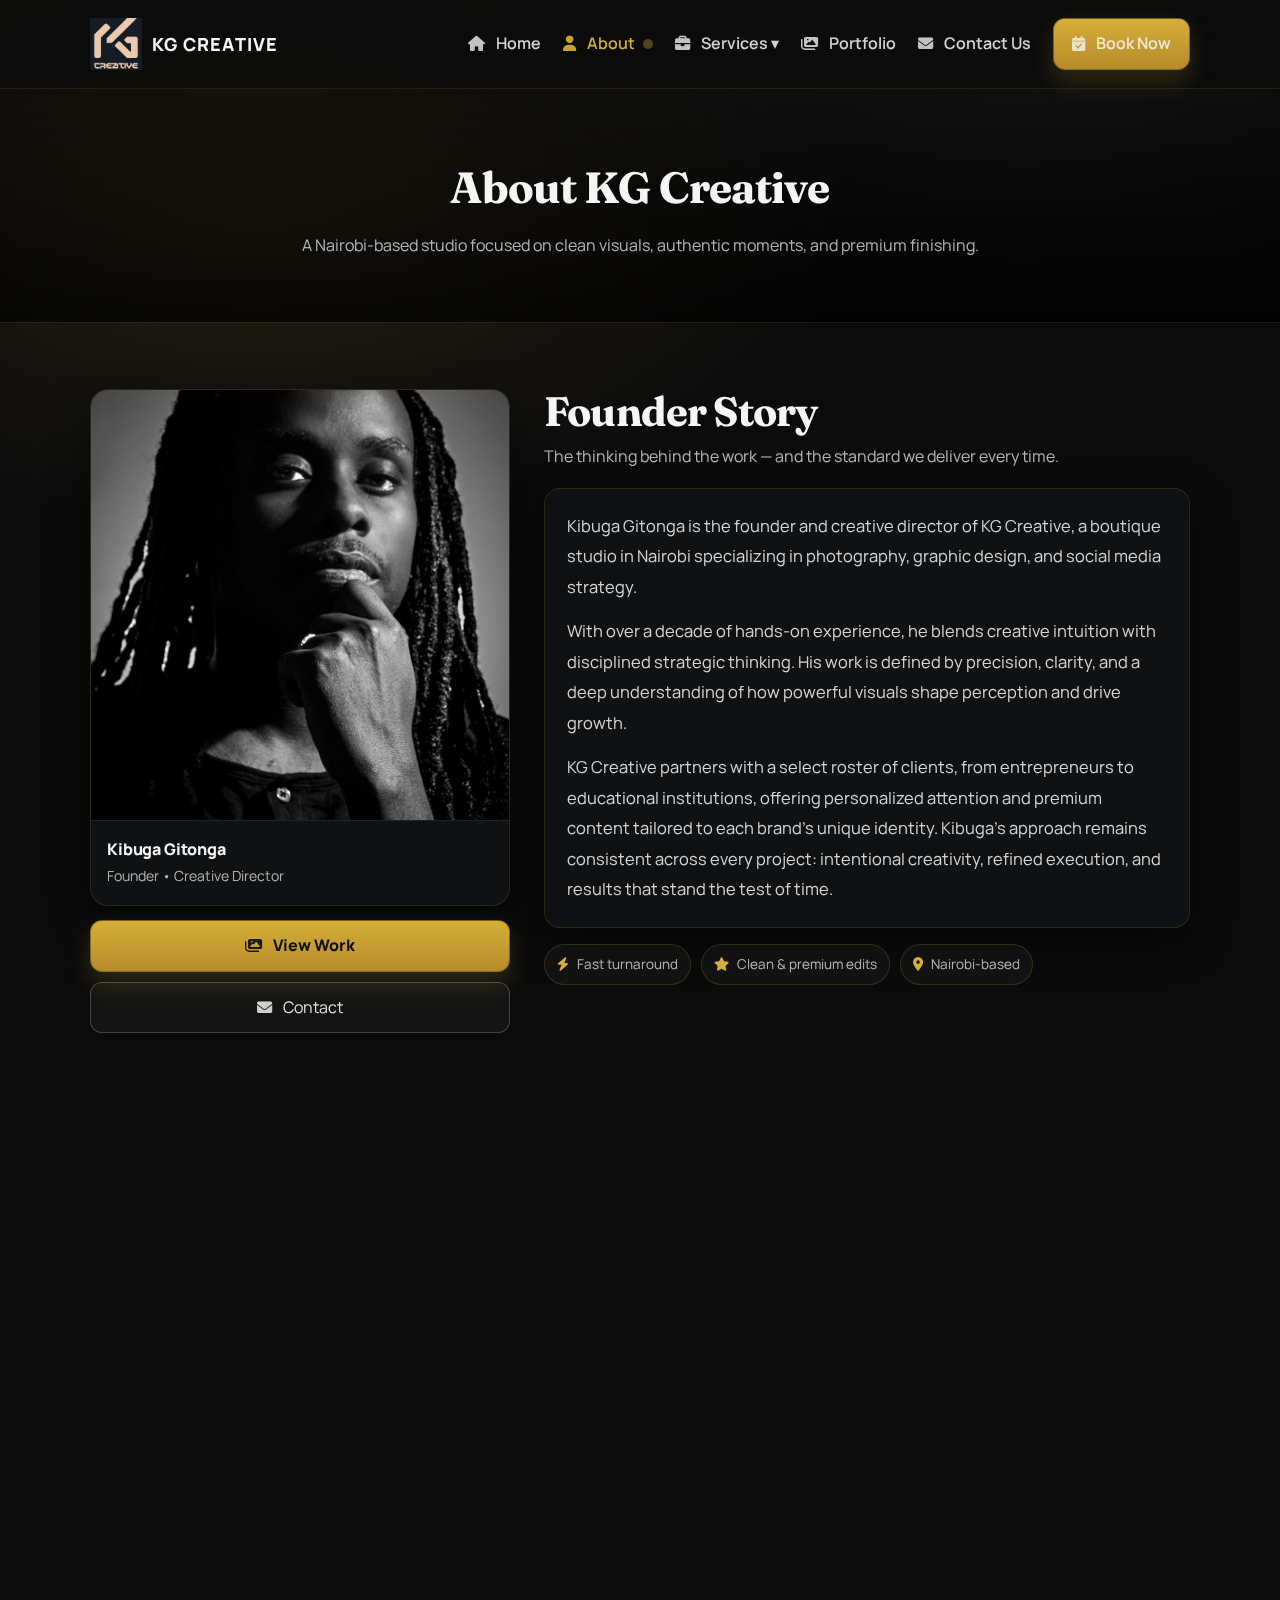
<file: about.html>
<!DOCTYPE html>
<html lang="en">
<head>
  <meta charset="UTF-8" />
  <title>About | KG Creative</title>
  <meta name="viewport" content="width=device-width, initial-scale=1.0" />
  <link rel="stylesheet" href="css/style.css" />

  <!-- Fonts -->
  <link rel="preconnect" href="https://fonts.googleapis.com" />
  <link rel="preconnect" href="https://fonts.gstatic.com" crossorigin />
  <link
    href="https://fonts.googleapis.com/css2?family=Manrope:wght@400;500;600;700&family=Fraunces:opsz,wght@9..144,600;9..144,700&display=swap"
    rel="stylesheet"
  />

  <!-- Font Awesome -->
  <link
    rel="stylesheet"
    href="https://cdnjs.cloudflare.com/ajax/libs/font-awesome/6.5.1/css/all.min.css"
    integrity="sha512-..."
    crossorigin="anonymous"
    referrerpolicy="no-referrer"
  />
</head>

<body id="top">
  <!-- Page Loader -->
  <div id="pageLoader" class="page-loader" aria-label="Loading" role="status">
    <div class="loader-inner">
      <img src="images/logo.jpg" alt="KG Creative" class="loader-logo" />
      <div class="loader-dots" aria-hidden="true">
        <span></span><span></span><span></span>
      </div>
    </div>
  </div>

  <!-- NAVBAR -->
  <header class="navbar">
    <div class="container">
      <a href="index.html" class="logo" aria-label="KG Creative Home">
        <img src="images/logo.jpg" alt="KG Creative Logo" />
        <span>KG Creative</span>
      </a>

      <button class="nav-toggle" aria-label="Open menu" aria-expanded="false">
        <i class="fa-solid fa-bars"></i>
      </button>

      <nav id="site-nav" aria-label="Primary navigation">
        <ul>
          <li><a class="nav-link" href="index.html"><i class="fa-solid fa-house"></i> Home</a></li>
          <li><a class="nav-link active" href="about.html"><i class="fa-solid fa-user"></i> About</a></li>

          <li class="dropdown">
            <a class="nav-link" href="services.html"><i class="fa-solid fa-briefcase"></i> Services ▾</a>
            <ul class="dropdown-menu">
              <li><a href="photography.html"><i class="fa-solid fa-camera"></i> Photography</a></li>
              <li><a href="design.html"><i class="fa-solid fa-pen-nib"></i> Graphic Design</a></li>
              <li><a href="social.html"><i class="fa-solid fa-hashtag"></i> Social Media Management</a></li>
            </ul>
          </li>

          <li><a class="nav-link" href="portfolio.html"><i class="fa-solid fa-images"></i> Portfolio</a></li>
          <li><a class="nav-link" href="contact.html"><i class="fa-solid fa-envelope"></i> Contact Us</a></li>
          <li><a href="book.html" class="btn-primary"><i class="fa-solid fa-calendar-check"></i> Book Now</a></li>
        </ul>
      </nav>
    </div>
  </header>

  <section class="page-hero reveal">
    <div class="container">
      <h1>About KG Creative</h1>
      <p class="page-subtitle">
        A Nairobi-based studio focused on clean visuals, authentic moments, and premium finishing.
      </p>
    </div>
  </section>

  <!-- ✅ FIX: only ONE about-page section (no duplicates, no broken nesting) -->
  <section class="container reveal about-page" style="padding-top: 56px;">
    <!-- Top layout: Portrait + Founder story side-by-side -->
    <div class="about-top reveal">
      <!-- LEFT: Portrait + buttons under -->
      <aside class="about-left">
        <figure class="portrait-card portrait-lg">
          <img src="images/eric1.jpg" alt="Kibuga Gitonga — Founder of KG Creative" />
          <figcaption>
            <span class="name">Kibuga Gitonga</span>
            <span class="role">Founder • Creative Director</span>
          </figcaption>
        </figure>

        <div class="profile-actions">
          <a href="portfolio.html" class="btn-primary">
            <i class="fa-solid fa-images"></i> View Work
          </a>
          <a href="contact.html" class="btn-secondary">
            <i class="fa-solid fa-envelope"></i> Contact
          </a>
        </div>
      </aside>

      <!-- RIGHT: Founder story -->
      <div class="about-right">
        <h2 class="about-title">Founder Story</h2>
        <p class="about-lead">
          The thinking behind the work — and the standard we deliver every time.
        </p>

        <div class="about-card about-story">
          <p>
            Kibuga Gitonga is the founder and creative director of KG Creative, a boutique studio in Nairobi specializing
            in photography, graphic design, and social media strategy.
          </p>
          <p>
            With over a decade of hands-on experience, he blends creative intuition with disciplined strategic thinking.
            His work is defined by precision, clarity, and a deep understanding of how powerful visuals shape perception
            and drive growth.
          </p>
          <p>
            KG Creative partners with a select roster of clients, from entrepreneurs to educational institutions, offering
            personalized attention and premium content tailored to each brand’s unique identity. Kibuga’s approach remains
            consistent across every project: intentional creativity, refined execution, and results that stand the test of time.
          </p>
        </div>

        <div class="about-mini">
          <div class="pill"><i class="fa-solid fa-bolt"></i> Fast turnaround</div>
          <div class="pill"><i class="fa-solid fa-star"></i> Clean & premium edits</div>
          <div class="pill"><i class="fa-solid fa-location-dot"></i> Nairobi-based</div>
        </div>
      </div>
    </div>

    <!-- Mission & Vision -->
    <section class="about-block reveal">
      <div class="mv-grid">
        <div class="mv-icon" aria-hidden="true">
          <i class="fa-solid fa-bullseye"></i>
        </div>

        <div class="mv-content">
          <h2>Mission & Vision</h2>

          <div class="mv-cards">
            <div class="mv-card">
              <h3>Mission</h3>
              <p class="muted">
                To create premium visuals that help people and brands show up with confidence — through clean photography,
                refined design, and content that’s built for real-world results.
              </p>
            </div>

            <div class="mv-card">
              <h3>Vision</h3>
              <p class="muted">
                To be Nairobi’s most trusted boutique creative studio — known for precision, consistency, and visuals that
                elevate brands, preserve moments, and stand the test of time.
              </p>
            </div>
          </div>

          <div class="about-actions" style="justify-content:flex-start;">
            <a href="portfolio.html" class="btn-primary"><i class="fa-solid fa-images"></i> View Work</a>
          </div>
        </div>
      </div>
    </section>
  </section>

  <!-- Footer -->
  <footer class="site-footer reveal">
    <div class="container footer-grid">
      <div class="footer-col">
        <p class="footer-brand">KG Creative</p>
        <p class="footer-muted">
          Premium photography & design studio based in Nairobi. Clean visuals, authentic moments,
          and brand-ready delivery.
        </p>

        <div class="footer-badges" aria-label="Studio highlights">
          <span class="footer-badge">Fast turnaround</span>
          <span class="footer-badge">Premium edits</span>
          <span class="footer-badge">Nairobi-based</span>
          <span class="footer-badge">Photo + Design</span>
        </div>

        <div class="footer-social" style="margin-top:16px;">
          <a class="social-link" href="https://www.instagram.com/itskgcreative?igsh=dWNmcDJubTlpMTM2" target="_blank" rel="noopener" aria-label="Instagram">
            <i class="fa-brands fa-instagram"></i>
          </a>
          <a class="social-link" href="https://www.tiktok.com/@itskgcreative?_r=1&_t=ZS-944RplkvNLN" target="_blank" rel="noopener" aria-label="TikTok">
            <i class="fa-brands fa-tiktok"></i>
          </a>
          <a class="social-link" href="https://www.facebook.com/share/1CFgZYMUWt/" target="_blank" rel="noopener" aria-label="Facebook">
            <i class="fa-brands fa-facebook-f"></i>
          </a>
          <a class="social-link" href="mailto:itskgcreative@gmail.com" aria-label="Email">
            <i class="fa-solid fa-envelope"></i>
          </a>
        </div>
      </div>

      <div class="footer-col">
        <p class="footer-title">Quick Links</p>
        <ul class="footer-links">
          <li><a href="index.html">Home</a></li>
          <li><a href="portfolio.html">Portfolio</a></li>
          <li><a href="services.html">Services</a></li>
          <li><a href="about.html">About</a></li>
          <li><a href="book.html">Book a Session</a></li>
          <li><a href="index.html#reviews">Reviews</a></li>
          <li><a href="contact.html">Contact</a></li>
        </ul>
      </div>

      <div class="footer-col">
        <p class="footer-title">Services</p>
        <ul class="footer-links">
          <li><a href="photography.html">Photography</a></li>
          <li><a href="design.html">Graphic Design</a></li>
          <li><a href="social.html">Social Media Management</a></li>
        </ul>
      </div>

      <div class="footer-col">
        <p class="footer-title">Contact</p>
        <ul class="footer-contact">
          <li>
            <i class="fa-solid fa-location-dot"></i>
            <span>Nairobi, Kenya</span>
          </li>
          <li>
            <i class="fa-solid fa-phone"></i>
            <a href="tel:+254713482813">+254 713 482 813</a>
          </li>
          <li>
            <i class="fa-solid fa-envelope"></i>
            <a href="mailto:itskgcreative@gmail.com">itskgcreative@gmail.com</a>
          </li>
          <li>
            <i class="fa-brands fa-whatsapp"></i>
            <a href="https://wa.me/254713482813" target="_blank" rel="noopener">WhatsApp</a>
          </li>
        </ul>

        <a class="footer-cta" href="book.html">
          <i class="fa-solid fa-calendar-check"></i> Book Now
        </a>
      </div>
    </div>

    <div class="footer-bottom">
      <div class="container footer-bottom-inner">
        <p>© 2026 KG Creative • Nairobi, Kenya</p>
        <a class="to-top" href="#top" aria-label="Back to top">
          Back to top <i class="fa-solid fa-arrow-up"></i>
        </a>
      </div>
    </div>
  </footer>

  <div class="social-float" aria-label="Social links">
    <!-- paste your same floating socials from index.html -->
  </div>

  <script src="js/main.js" defer></script>

  <!-- ✅ Failsafe: if main.js loader hide fails, this guarantees the page shows -->
  <script>
    window.addEventListener("load", () => {
      const loader = document.getElementById("pageLoader");
      if (loader) loader.classList.add("hidden");
    });
  </script>
</body>
</html>
</file>
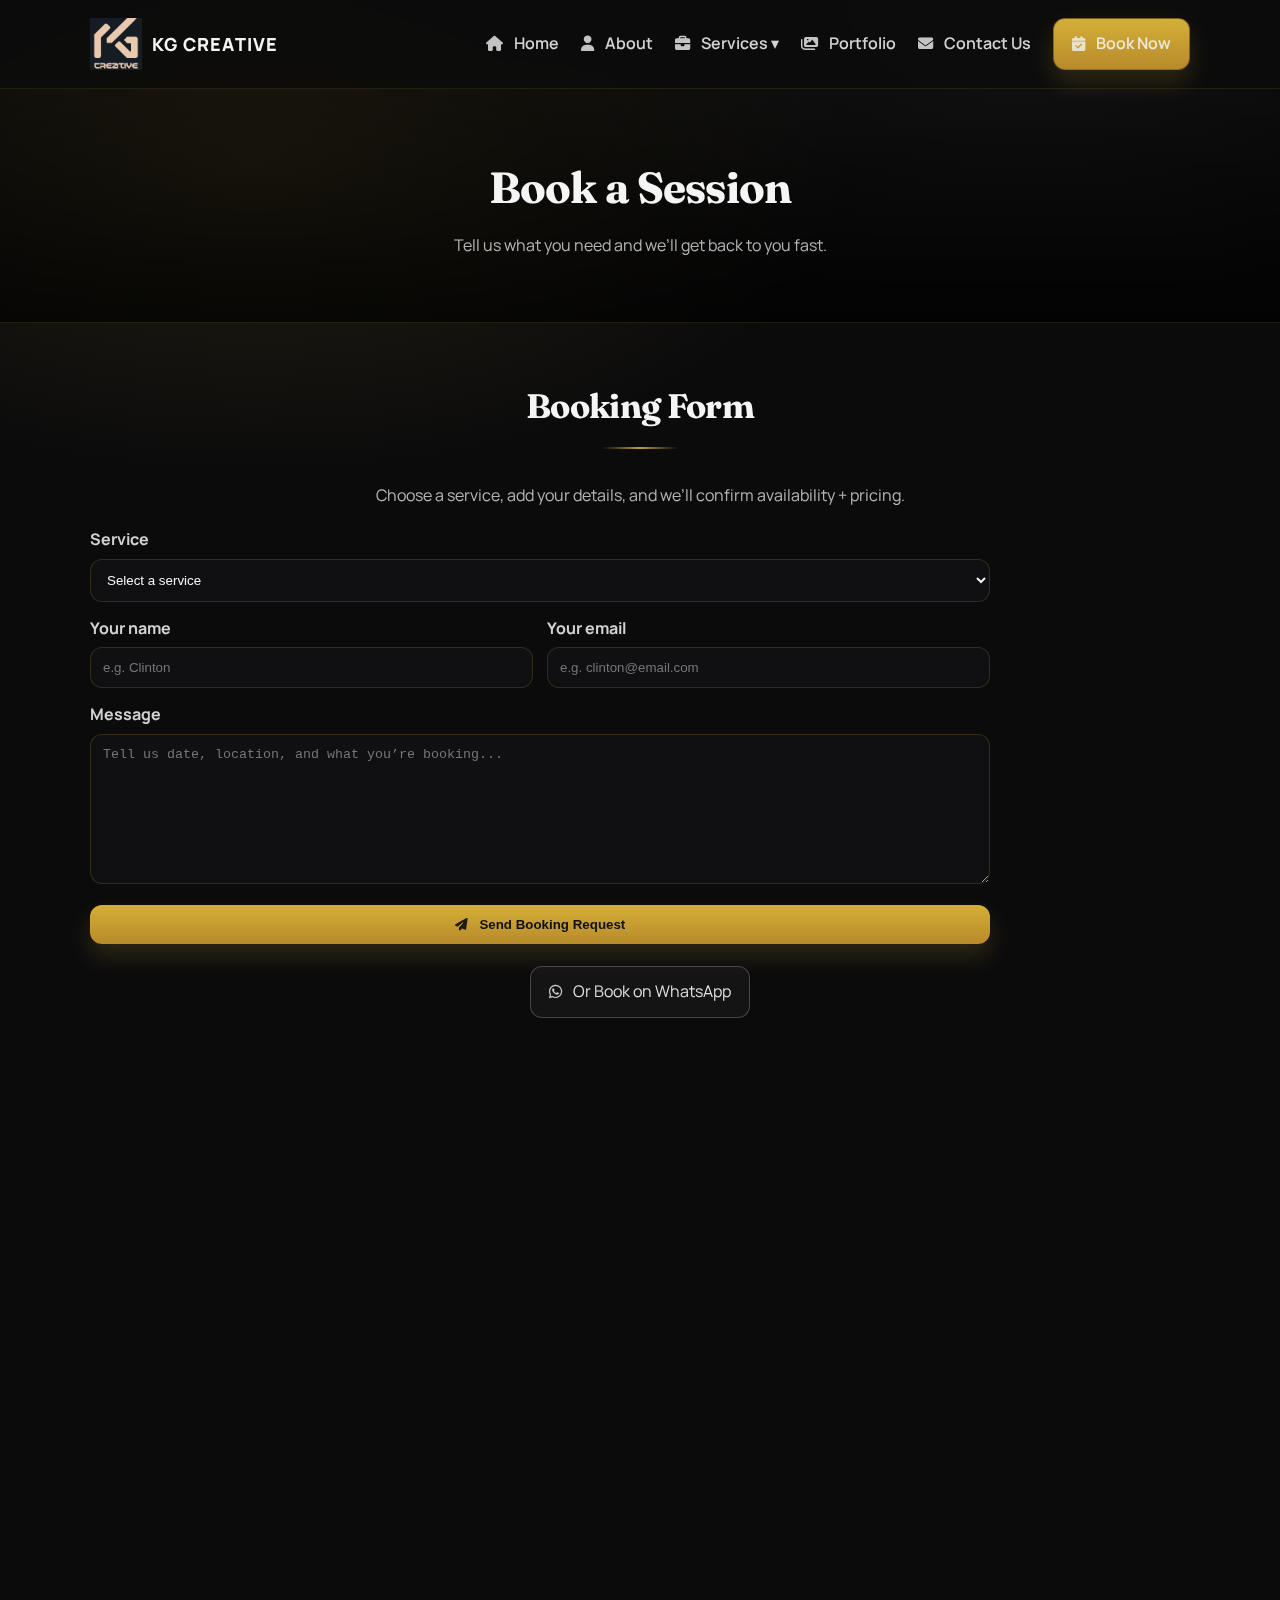
<file: book.html>
<!DOCTYPE html>
<html lang="en">
<head>
  <meta charset="UTF-8" />
  <title>Book Now | KG Creative</title>
  <meta name="viewport" content="width=device-width, initial-scale=1.0" />

  <link rel="stylesheet" href="css/style.css" />

  <link rel="preconnect" href="https://fonts.googleapis.com" />
  <link rel="preconnect" href="https://fonts.gstatic.com" crossorigin />
  <link
    href="https://fonts.googleapis.com/css2?family=Manrope:wght@400;500;600;700&family=Fraunces:opsz,wght@9..144,600;9..144,700&display=swap"
    rel="stylesheet"
  />

  <link
    rel="stylesheet"
    href="https://cdnjs.cloudflare.com/ajax/libs/font-awesome/6.5.1/css/all.min.css"
    integrity="sha512-..."
    crossorigin="anonymous"
    referrerpolicy="no-referrer"
  />
</head>

<body id="top">
<!-- Page Loader -->
<div id="pageLoader" class="page-loader" aria-label="Loading" role="status">
  <div class="loader-inner">
    <img src="images/logo.jpg" alt="KG Creative" class="loader-logo" />
    <div class="loader-dots" aria-hidden="true">
      <span></span><span></span><span></span>
    </div>
  </div>
</div>
  <header class="navbar">
    <div class="container">
      <a href="index.html" class="logo" aria-label="KG Creative Home">
        <img src="images/logo.jpg" alt="KG Creative Logo" />
        <span>KG Creative</span>
      </a>

      <button class="nav-toggle" aria-label="Open menu" aria-expanded="false">
        <i class="fa-solid fa-bars"></i>
      </button>

      <nav id="site-nav" aria-label="Primary navigation">
        <ul>
          <li><a class="nav-link" href="index.html"><i class="fa-solid fa-house"></i> Home</a></li>
          <li><a class="nav-link" href="about.html"><i class="fa-solid fa-user"></i> About</a></li>

          <li class="dropdown">
            <a class="nav-link" href="services.html"><i class="fa-solid fa-briefcase"></i> Services ▾</a>
            <ul class="dropdown-menu">
              <li><a href="photography.html"><i class="fa-solid fa-camera"></i> Photography</a></li>
              <li><a href="design.html"><i class="fa-solid fa-pen-nib"></i> Graphic Design</a></li>
              <li><a href="social.html"><i class="fa-solid fa-hashtag"></i> Social Media Management</a></li>
            </ul>
          </li>

          <li><a class="nav-link" href="portfolio.html"><i class="fa-solid fa-images"></i> Portfolio</a></li>
          <li><a class="nav-link" href="contact.html"><i class="fa-solid fa-envelope"></i> Contact Us</a></li>
          <li><a href="book.html" class="btn-primary"><i class="fa-solid fa-calendar-check"></i> Book Now</a></li>
        </ul>
      </nav>
    </div>
  </header>

  <section class="page-hero reveal">
    <div class="container">
      <h1>Book a Session</h1>
      <p class="page-subtitle">Tell us what you need and we’ll get back to you fast.</p>
    </div>
  </section>

  <section class="contact-page container reveal">
    <h2 class="section-title">Booking Form</h2>
    <p class="muted" style="text-align:center; max-width: 70ch; margin: 0 auto;">
      Choose a service, add your details, and we’ll confirm availability + pricing.
    </p>

    <form>
      <div class="full">
        <label for="service">Service</label>
        <select id="service" name="service" required>
          <option value="" selected disabled>Select a service</option>
          <option value="Photography">Photography</option>
          <option value="Graphic Design">Graphic Design</option>
          <option value="Social Media Management">Social Media Management</option>
        </select>
      </div>

      <div>
        <label for="name">Your name</label>
        <input type="text" id="name" name="name" placeholder="e.g. Clinton" required />
      </div>

      <div>
        <label for="email">Your email</label>
        <input type="email" id="email" name="email" placeholder="e.g. clinton@email.com" required />
      </div>

      <div class="full">
        <label for="message">Message</label>
        <textarea id="message" name="message" placeholder="Tell us date, location, and what you’re booking..." required></textarea>
      </div>

      <button type="submit" class="btn-primary">
        <i class="fa-solid fa-paper-plane"></i> Send Booking Request
      </button>
    </form>

    <div class="center">
      <a class="btn-secondary" href="https://wa.me/254713482813" target="_blank" rel="noopener">
        <i class="fa-brands fa-whatsapp"></i> Or Book on WhatsApp
      </a>
    </div>
  </section>

  <!-- Footer (upgraded) -->
    <footer class="site-footer reveal">
      <div class="container footer-grid">
        <div class="footer-col">
          <p class="footer-brand">KG Creative</p>
          <p class="footer-muted">
            Premium photography & design studio based in Nairobi. Clean visuals, authentic moments,
            and brand-ready delivery.
          </p>

          <div class="footer-badges" aria-label="Studio highlights">
            <span class="footer-badge">Fast turnaround</span>
            <span class="footer-badge">Premium edits</span>
            <span class="footer-badge">Nairobi-based</span>
            <span class="footer-badge">Photo + Design</span>
          </div>

          <div class="footer-social" style="margin-top:16px;">
            <a class="social-link" href="https://www.instagram.com/itskgcreative?igsh=dWNmcDJubTlpMTM2" target="_blank" rel="noopener" aria-label="Instagram">
              <i class="fa-brands fa-instagram"></i>
            </a>
            <a class="social-link" href="https://www.tiktok.com/@itskgcreative?_r=1&_t=ZS-944RplkvNLN" target="_blank" rel="noopener" aria-label="TikTok">
              <i class="fa-brands fa-tiktok"></i>
            </a>
            <a class="social-link" href="https://www.facebook.com/share/1CFgZYMUWt/" target="_blank" rel="noopener" aria-label="Facebook">
              <i class="fa-brands fa-facebook-f"></i>
            </a>
            <a class="social-link" href="mailto:itskgcreative@gmail.com" aria-label="Email">
              <i class="fa-solid fa-envelope"></i>
            </a>
          </div>
        </div>

        <div class="footer-col">
          <p class="footer-title">Quick Links</p>
          <ul class="footer-links">
            <li><a href="index.html">Home</a></li>
            <li><a href="portfolio.html">Portfolio</a></li>
            <li><a href="services.html">Services</a></li>
            <li><a href="about.html">About</a></li>
            <li><a href="book.html">Book a Session</a></li>
            <li><a href="index.html#reviews">Reviews</a></li>
            <li><a href="contact.html">Contact</a></li>
          </ul>
        </div>

        <div class="footer-col">
          <p class="footer-title">Services</p>
          <ul class="footer-links">
            <li><a href="photography.html">Photography</a></li>
            <li><a href="design.html">Graphic Design</a></li>
            <li><a href="social.html">Social Media Management</a></li>
          </ul>
        </div>

        <div class="footer-col">
          <p class="footer-title">Contact</p>
          <ul class="footer-contact">
            <li>
              <i class="fa-solid fa-location-dot"></i>
              <span>Nairobi, Kenya</span>
            </li>
            <li>
              <i class="fa-solid fa-phone"></i>
              <a href="tel:+254713482813">+254 713 482 813</a>
            </li>
            <li>
              <i class="fa-solid fa-envelope"></i>
              <a href="mailto:itskgcreative@gmail.com">itskgcreative@gmail.com</a>
            </li>
            <li>
              <i class="fa-brands fa-whatsapp"></i>
              <a href="https://wa.me/254713482813" target="_blank" rel="noopener">WhatsApp</a>
            </li>
          </ul>

          <a class="footer-cta" href="book.html">
            <i class="fa-solid fa-calendar-check"></i> Book Now
          </a>
        </div>
      </div>

      <div class="footer-bottom">
        <div class="container footer-bottom-inner">
          <p>© 2026 KG Creative • Nairobi, Kenya</p>
          <a class="to-top" href="#top" aria-label="Back to top">
            Back to top <i class="fa-solid fa-arrow-up"></i>
          </a>
        </div>
      </div>
    </footer>

  <div class="social-float" aria-label="Social links">
    <!-- paste your same floating socials from index.html -->
  </div>

  <script src="js/main.js" defer></script>
</body>
</html>
</file>
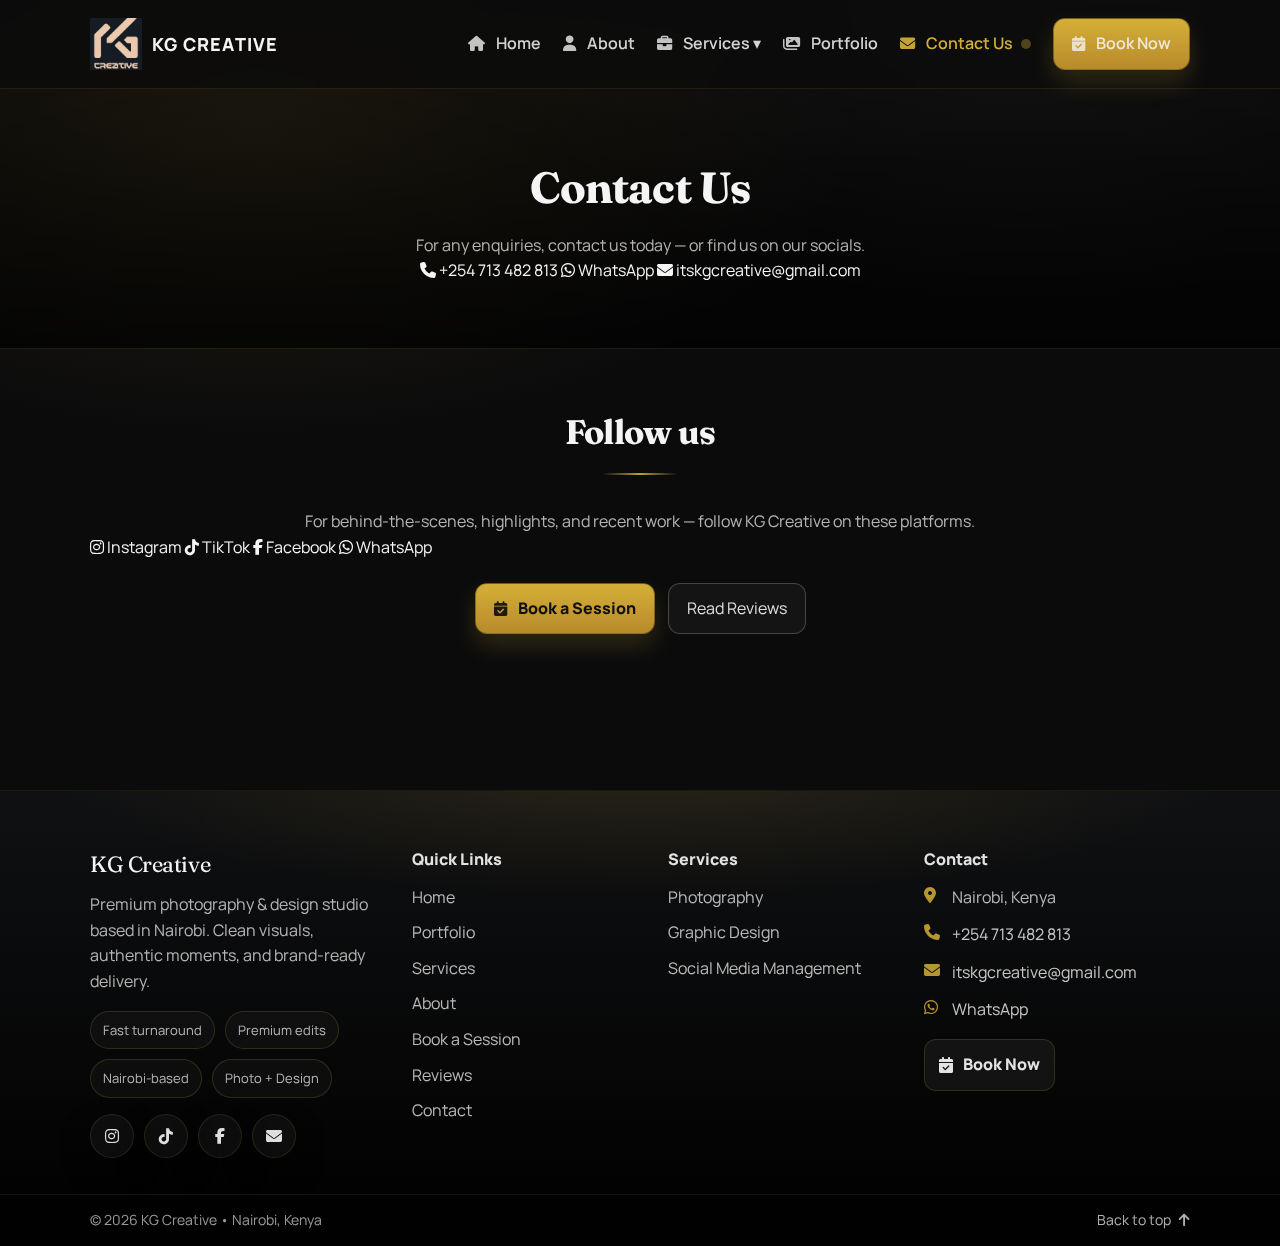
<file: contact.html>
<!DOCTYPE html>
<html lang="en">
<head>
  <meta charset="UTF-8" />
  <title>Contact | KG Creative</title>
  <meta name="viewport" content="width=device-width, initial-scale=1.0" />

  <link rel="stylesheet" href="css/style.css" />

  <!-- Fonts -->
  <link rel="preconnect" href="https://fonts.googleapis.com" />
  <link rel="preconnect" href="https://fonts.gstatic.com" crossorigin />
  <link
    href="https://fonts.googleapis.com/css2?family=Manrope:wght@400;500;600;700&family=Fraunces:opsz,wght@9..144,600;9..144,700&display=swap"
    rel="stylesheet"
  />

  <!-- Font Awesome -->
  <link
    rel="stylesheet"
    href="https://cdnjs.cloudflare.com/ajax/libs/font-awesome/6.5.1/css/all.min.css"
    integrity="sha512-..."
    crossorigin="anonymous"
    referrerpolicy="no-referrer"
  />
</head>

<body id="top">
<!-- Page Loader -->
<div id="pageLoader" class="page-loader" aria-label="Loading" role="status">
  <div class="loader-inner">
    <img src="images/logo.jpg" alt="KG Creative" class="loader-logo" />
    <div class="loader-dots" aria-hidden="true">
      <span></span><span></span><span></span>
    </div>
  </div>
</div>
  <!-- NAVBAR -->
  <header class="navbar">
    <div class="container">
      <a href="index.html" class="logo" aria-label="KG Creative Home">
        <img src="images/logo.jpg" alt="KG Creative Logo" />
        <span>KG Creative</span>
      </a>

      <button class="nav-toggle" aria-label="Open menu" aria-expanded="false">
        <i class="fa-solid fa-bars"></i>
      </button>

      <nav id="site-nav" aria-label="Primary navigation">
        <ul>
          <li><a class="nav-link" href="index.html"><i class="fa-solid fa-house"></i> Home</a></li>
          <li><a class="nav-link" href="about.html"><i class="fa-solid fa-user"></i> About</a></li>

          <li class="dropdown">
            <a class="nav-link" href="services.html"><i class="fa-solid fa-briefcase"></i> Services ▾</a>
            <ul class="dropdown-menu">
              <li><a href="photography.html"><i class="fa-solid fa-camera"></i> Photography</a></li>
              <li><a href="design.html"><i class="fa-solid fa-pen-nib"></i> Graphic Design</a></li>
              <li><a href="social.html"><i class="fa-solid fa-hashtag"></i> Social Media Management</a></li>
            </ul>
          </li>

          <li><a class="nav-link" href="portfolio.html"><i class="fa-solid fa-images"></i> Portfolio</a></li>
          <li><a class="nav-link active" href="contact.html"><i class="fa-solid fa-envelope"></i> Contact Us</a></li>
          <li><a href="book.html" class="btn-primary"><i class="fa-solid fa-calendar-check"></i> Book Now</a></li>
        </ul>
      </nav>
    </div>
  </header>

  <!-- PAGE HERO -->
  <section class="page-hero reveal">
    <div class="container">
      <h1>Contact Us</h1>
      <p class="page-subtitle">
        For any enquiries, contact us today — or find us on our socials.
      </p>

      <div class="contact-quick">
        <a class="contact-chip" href="tel:+254713482813" aria-label="Call KG Creative">
          <i class="fa-solid fa-phone"></i>
          <span>+254 713 482 813</span>
        </a>

        <a class="contact-chip" href="https://wa.me/254713482813" target="_blank" rel="noopener" aria-label="Chat on WhatsApp">
          <i class="fa-brands fa-whatsapp"></i>
          <span>WhatsApp</span>
        </a>

        <a class="contact-chip" href="mailto:itskgcreative@gmail.com" aria-label="Email KG Creative">
          <i class="fa-solid fa-envelope"></i>
          <span>itskgcreative@gmail.com</span>
        </a>
      </div>
    </div>
  </section>

  <!-- FOLLOW US -->
  <section class="contact-page container reveal">
    <h2 class="section-title">Follow us</h2>

    <p class="muted" style="text-align:center; max-width: 70ch; margin: 0 auto;">
      For behind-the-scenes, highlights, and recent work — follow KG Creative on these platforms.
    </p>

    <div class="social-big" aria-label="Social links">
      <a class="social-big-link" href="https://www.instagram.com/itskgcreative?igsh=dWNmcDJubTlpMTM2" target="_blank" rel="noopener" aria-label="Instagram">
        <i class="fa-brands fa-instagram"></i>
        <span>Instagram</span>
      </a>

      <a class="social-big-link" href="https://www.tiktok.com/@itskgcreative?_r=1&_t=ZS-944RplkvNLN" target="_blank" rel="noopener" aria-label="TikTok">
        <i class="fa-brands fa-tiktok"></i>
        <span>TikTok</span>
      </a>

      <a class="social-big-link" href="https://www.facebook.com/share/1CFgZYMUWt/" target="_blank" rel="noopener" aria-label="Facebook">
        <i class="fa-brands fa-facebook-f"></i>
        <span>Facebook</span>
      </a>

      <a class="social-big-link" href="https://wa.me/254713482813" target="_blank" rel="noopener" aria-label="WhatsApp">
        <i class="fa-brands fa-whatsapp"></i>
        <span>WhatsApp</span>
      </a>
    </div>

    <div class="center" style="margin-top: 22px;">
      <a href="book.html" class="btn-primary">
        <i class="fa-solid fa-calendar-check"></i> Book a Session
      </a>
      <a href="index.html#reviews" class="btn-secondary" style="margin-left:10px;">
        Read Reviews
      </a>
    </div>
  </section>

  <!-- Footer (upgraded) -->
    <footer class="site-footer reveal">
      <div class="container footer-grid">
        <div class="footer-col">
          <p class="footer-brand">KG Creative</p>
          <p class="footer-muted">
            Premium photography & design studio based in Nairobi. Clean visuals, authentic moments,
            and brand-ready delivery.
          </p>

          <div class="footer-badges" aria-label="Studio highlights">
            <span class="footer-badge">Fast turnaround</span>
            <span class="footer-badge">Premium edits</span>
            <span class="footer-badge">Nairobi-based</span>
            <span class="footer-badge">Photo + Design</span>
          </div>

          <div class="footer-social" style="margin-top:16px;">
            <a class="social-link" href="https://www.instagram.com/itskgcreative?igsh=dWNmcDJubTlpMTM2" target="_blank" rel="noopener" aria-label="Instagram">
              <i class="fa-brands fa-instagram"></i>
            </a>
            <a class="social-link" href="https://www.tiktok.com/@itskgcreative?_r=1&_t=ZS-944RplkvNLN" target="_blank" rel="noopener" aria-label="TikTok">
              <i class="fa-brands fa-tiktok"></i>
            </a>
            <a class="social-link" href="https://www.facebook.com/share/1CFgZYMUWt/" target="_blank" rel="noopener" aria-label="Facebook">
              <i class="fa-brands fa-facebook-f"></i>
            </a>
            <a class="social-link" href="mailto:itskgcreative@gmail.com" aria-label="Email">
              <i class="fa-solid fa-envelope"></i>
            </a>
          </div>
        </div>

        <div class="footer-col">
          <p class="footer-title">Quick Links</p>
          <ul class="footer-links">
            <li><a href="index.html">Home</a></li>
            <li><a href="portfolio.html">Portfolio</a></li>
            <li><a href="services.html">Services</a></li>
            <li><a href="about.html">About</a></li>
            <li><a href="book.html">Book a Session</a></li>
            <li><a href="index.html#reviews">Reviews</a></li>
            <li><a href="contact.html">Contact</a></li>
          </ul>
        </div>

        <div class="footer-col">
          <p class="footer-title">Services</p>
          <ul class="footer-links">
            <li><a href="photography.html">Photography</a></li>
            <li><a href="design.html">Graphic Design</a></li>
            <li><a href="social.html">Social Media Management</a></li>
          </ul>
        </div>

        <div class="footer-col">
          <p class="footer-title">Contact</p>
          <ul class="footer-contact">
            <li>
              <i class="fa-solid fa-location-dot"></i>
              <span>Nairobi, Kenya</span>
            </li>
            <li>
              <i class="fa-solid fa-phone"></i>
              <a href="tel:+254713482813">+254 713 482 813</a>
            </li>
            <li>
              <i class="fa-solid fa-envelope"></i>
              <a href="mailto:itskgcreative@gmail.com">itskgcreative@gmail.com</a>
            </li>
            <li>
              <i class="fa-brands fa-whatsapp"></i>
              <a href="https://wa.me/254713482813" target="_blank" rel="noopener">WhatsApp</a>
            </li>
          </ul>

          <a class="footer-cta" href="book.html">
            <i class="fa-solid fa-calendar-check"></i> Book Now
          </a>
        </div>
      </div>

      <div class="footer-bottom">
        <div class="container footer-bottom-inner">
          <p>© 2026 KG Creative • Nairobi, Kenya</p>
          <a class="to-top" href="#top" aria-label="Back to top">
            Back to top <i class="fa-solid fa-arrow-up"></i>
          </a>
        </div>
      </div>
    </footer>

  <!-- Floating socials -->
  <div class="social-float" aria-label="Social links">
    <!-- paste your same floating socials from index.html -->
  </div>

  <script src="js/main.js" defer></script>
</body>
</html>
</file>
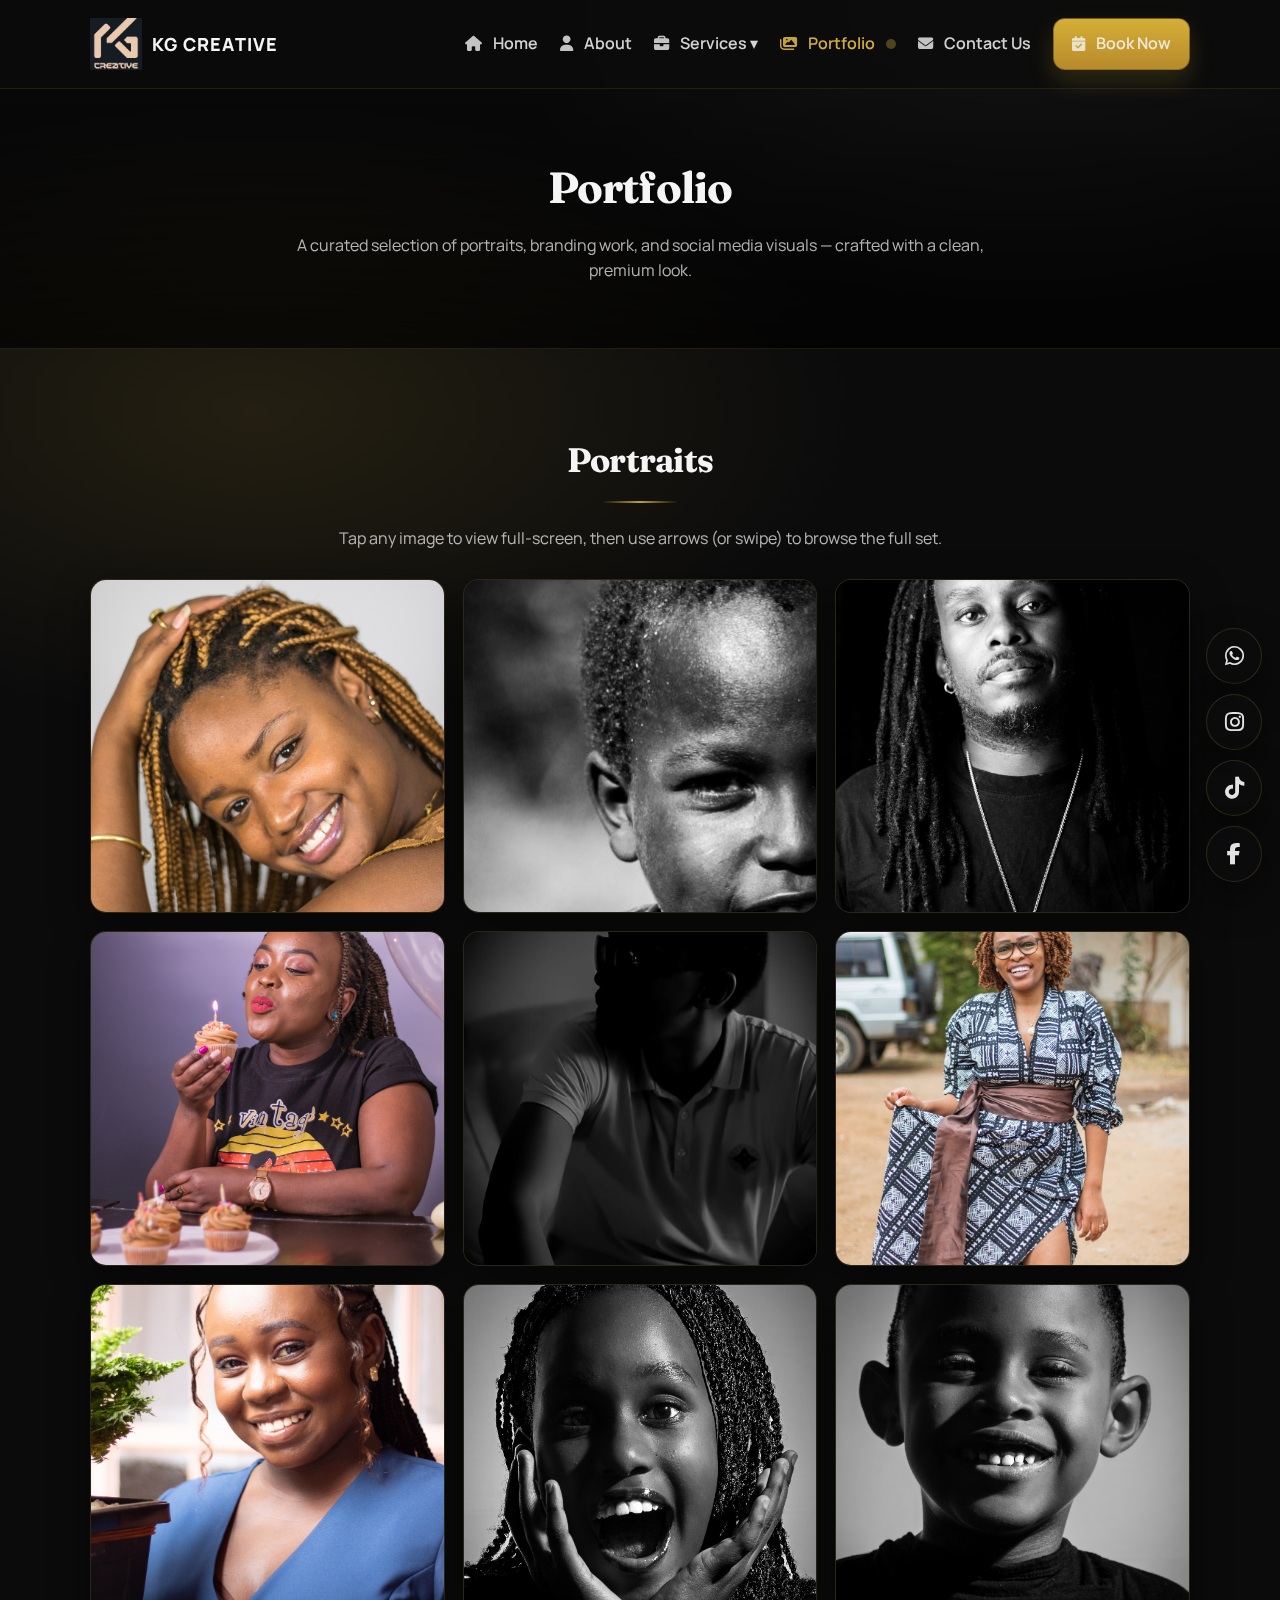
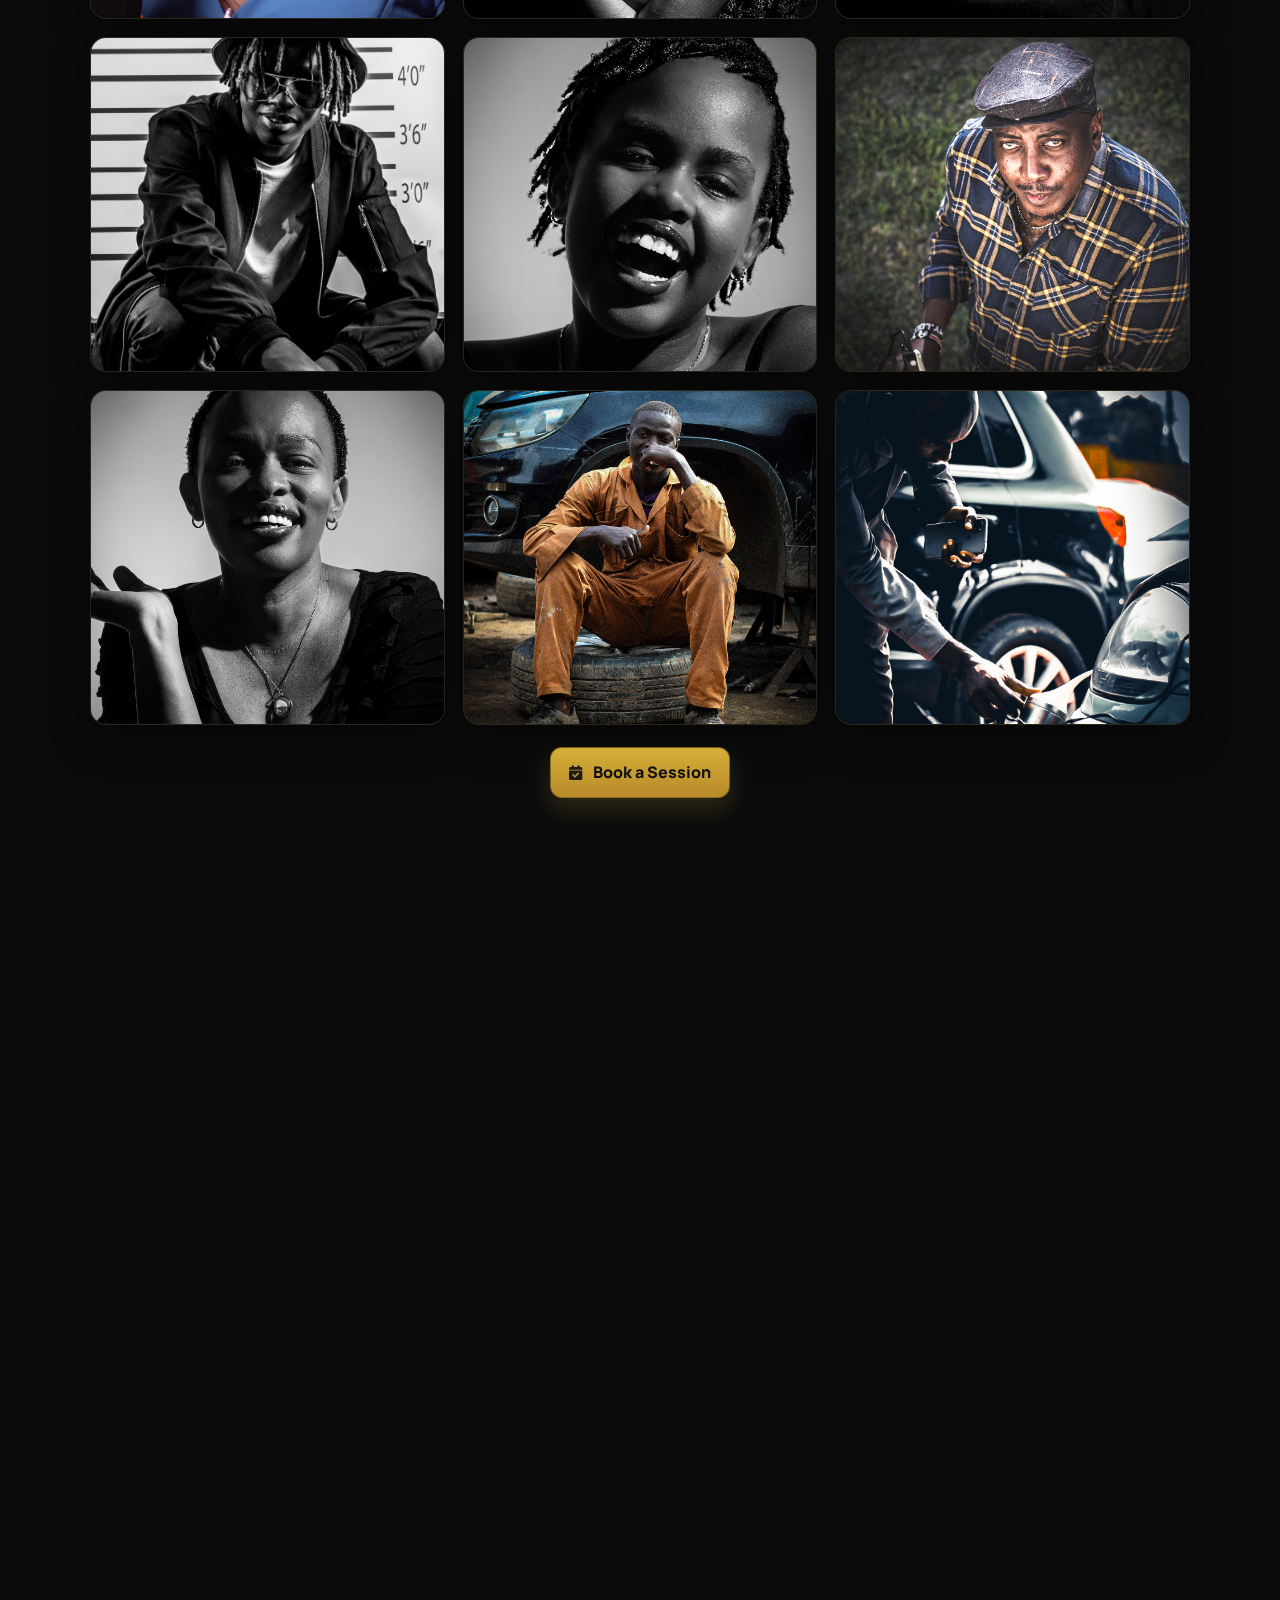
<file: portfolio.html>
<!DOCTYPE html>
<html lang="en">
  <head>
    <meta charset="UTF-8" />
    <title>Portfolio | KG Creative</title>
    <meta name="viewport" content="width=device-width, initial-scale=1.0" />

    <!-- SEO -->
    <meta
      name="description"
      content="View KG Creative’s portfolio: portraits, branding & graphic design, and social media work — crafted with a clean premium look."
    />

    <link rel="stylesheet" href="css/style.css" />

    <!-- Fonts -->
    <link rel="preconnect" href="https://fonts.googleapis.com" />
    <link rel="preconnect" href="https://fonts.gstatic.com" crossorigin />
    <link
      href="https://fonts.googleapis.com/css2?family=Manrope:wght@400;500;600;700&family=Fraunces:opsz,wght@9..144,600;9..144,700&display=swap"
      rel="stylesheet"
    />

    <!-- Font Awesome -->
    <link
      rel="stylesheet"
      href="https://cdnjs.cloudflare.com/ajax/libs/font-awesome/6.5.1/css/all.min.css"
      integrity="sha512-..."
      crossorigin="anonymous"
      referrerpolicy="no-referrer"
    />
  </head>

  <body id="top">
  <!-- Page Loader -->
<div id="pageLoader" class="page-loader" aria-label="Loading" role="status">
  <div class="loader-inner">
    <img src="images/logo.jpg" alt="KG Creative" class="loader-logo" />
    <div class="loader-dots" aria-hidden="true">
      <span></span><span></span><span></span>
    </div>
  </div>
</div>
    <!-- NAVBAR -->
    <header class="navbar">
      <div class="container">
        <a href="index.html" class="logo" aria-label="KG Creative Home">
          <img src="images/logo.jpg" alt="KG Creative Logo" />
          <span>KG Creative</span>
        </a>

        <button class="nav-toggle" aria-label="Open menu" aria-expanded="false">
          <i class="fa-solid fa-bars"></i>
        </button>

        <nav id="site-nav" aria-label="Primary navigation">
          <ul>
            <li>
              <a class="nav-link" href="index.html">
                <i class="fa-solid fa-house"></i> Home
              </a>
            </li>

            <li>
              <a class="nav-link" href="about.html">
                <i class="fa-solid fa-user"></i> About
              </a>
            </li>

            <li class="dropdown">
              <a class="nav-link" href="services.html">
                <i class="fa-solid fa-briefcase"></i> Services ▾
              </a>

              <ul class="dropdown-menu">
                <li>
                  <a href="photography.html">
                    <i class="fa-solid fa-camera"></i> Photography
                  </a>
                </li>
                <li>
                  <a href="design.html">
                    <i class="fa-solid fa-pen-nib"></i> Graphic Design
                  </a>
                </li>
                <li>
                  <a href="social.html">
                    <i class="fa-solid fa-hashtag"></i> Social Media Management
                  </a>
                </li>
              </ul>
            </li>

            <li>
              <a class="nav-link active" href="portfolio.html">
                <i class="fa-solid fa-images"></i> Portfolio
              </a>
            </li>

            <li>
              <a class="nav-link" href="contact.html">
                <i class="fa-solid fa-envelope"></i> Contact Us
              </a>
            </li>

            <li>
              <a href="book.html" class="btn-primary">
                <i class="fa-solid fa-calendar-check"></i> Book Now
              </a>
            </li>
          </ul>
        </nav>
      </div>
    </header>

    <!-- Page Hero (KEEP: Portfolio part) -->
    <section class="page-hero reveal">
      <div class="container">
        <h1>Portfolio</h1>
        <p class="page-subtitle">
          A curated selection of portraits, branding work, and social media visuals —
          crafted with a clean, premium look.
        </p>
      </div>
    </section>

    <!-- PORTRAITS SECTION -->
    <section class="portfolio-section container reveal" id="portraits">
      <h2 class="section-title">Portraits</h2>
      <p class="section-subtitle muted">
        Tap any image to view full-screen, then use arrows (or swipe) to browse the full set.
      </p>

      <div class="media-grid">
        <a class="media-item" href="images/potrait1.jpg">
          <img class="js-lightbox" data-gallery="portraits" src="images/potrait1.jpg" alt="Portrait 1" loading="lazy" />
        </a>
        <a class="media-item" href="images/potrait2.jpg">
          <img class="js-lightbox" data-gallery="portraits" src="images/potrait2.jpg" alt="Portrait 2" loading="lazy" />
        </a>
        <a class="media-item" href="images/potrait3.jpg">
          <img class="js-lightbox" data-gallery="portraits" src="images/potrait3.jpg" alt="Portrait 3" loading="lazy" />
        </a>
        <a class="media-item" href="images/potrait4.jpg">
          <img class="js-lightbox" data-gallery="portraits" src="images/potrait4.jpg" alt="Portrait 4" loading="lazy" />
        </a>
        <a class="media-item" href="images/potrait5.jpg">
          <img class="js-lightbox" data-gallery="portraits" src="images/potrait5.jpg" alt="Portrait 5" loading="lazy" />
        </a>
        <a class="media-item" href="images/potrait6.jpg">
          <img class="js-lightbox" data-gallery="portraits" src="images/potrait6.jpg" alt="Portrait 6" loading="lazy" />
        </a>
        <a class="media-item" href="images/potrait7.jpg">
          <img class="js-lightbox" data-gallery="portraits" src="images/potrait7.jpg" alt="Portrait 7" loading="lazy" />
        </a>
        <a class="media-item" href="images/potrait8.jpg">
          <img class="js-lightbox" data-gallery="portraits" src="images/potrait8.jpg" alt="Portrait 8" loading="lazy" />
        </a>
        <a class="media-item" href="images/potrait9.jpg">
          <img class="js-lightbox" data-gallery="portraits" src="images/potrait9.jpg" alt="Portrait 9" loading="lazy" />
        </a>
        <a class="media-item" href="images/potrait10.jpg">
          <img class="js-lightbox" data-gallery="portraits" src="images/potrait10.jpg" alt="Portrait 10" loading="lazy" />
        </a>
        <a class="media-item" href="images/potrait11.jpg">
          <img class="js-lightbox" data-gallery="portraits" src="images/potrait11.jpg" alt="Portrait 11" loading="lazy" />
        </a>
        <a class="media-item" href="images/potrait12.jpg">
          <img class="js-lightbox" data-gallery="portraits" src="images/potrait12.jpg" alt="Portrait 12" loading="lazy" />
        </a>
        <a class="media-item" href="images/potrait13.jpg">
          <img class="js-lightbox" data-gallery="portraits" src="images/potrait13.jpg" alt="Portrait 13" loading="lazy" />
        </a>
        <a class="media-item" href="images/potrait14.jpg">
          <img class="js-lightbox" data-gallery="portraits" src="images/potrait14.jpg" alt="Portrait 14" loading="lazy" />
        </a>
        <a class="media-item" href="images/potrait15.jpg">
          <img class="js-lightbox" data-gallery="portraits" src="images/potrait15.jpg" alt="Portrait 15" loading="lazy" />
        </a>
      </div>

      <div class="center">
        <a href="book.html" class="btn-primary"><i class="fa-solid fa-calendar-check"></i> Book a Session</a>
      </div>
    </section>

    <!-- BRANDING / GRAPHIC DESIGN SECTION (placeholder) -->
    <section class="portfolio-section reveal" id="branding">
      <div class="container">
        <h2 class="section-title">Graphic Design & Branding</h2>
        <p class="section-subtitle muted">
          Logos, posters, brand identity systems, and campaign visuals — coming soon.
        </p>

        <div class="placeholder-grid">
          <div class="placeholder-card">
            <i class="fa-solid fa-pen-nib"></i>
            <h3>Logos</h3>
            <p>Add your logo designs here.</p>
          </div>
          <div class="placeholder-card">
            <i class="fa-solid fa-layer-group"></i>
            <h3>Brand Identity</h3>
            <p>Color palettes, typography, and brand kits.</p>
          </div>
          <div class="placeholder-card">
            <i class="fa-solid fa-square-poll-vertical"></i>
            <h3>Posters & Flyers</h3>
            <p>Event posters and promo creatives.</p>
          </div>
          <div class="placeholder-card">
            <i class="fa-solid fa-box"></i>
            <h3>Packaging</h3>
            <p>Labels, boxes, and product packaging.</p>
          </div>
        </div>

        <div class="center">
          <a href="design.html" class="btn-secondary"><i class="fa-solid fa-pen-nib"></i> View Design Services</a>
        </div>
      </div>
    </section>

    <!-- SOCIAL MEDIA SECTION (placeholder) -->
    <section class="portfolio-section container reveal" id="social-work">
      <h2 class="section-title">Social Media Work</h2>
      <p class="section-subtitle muted">
        Content planning, templates, campaign creatives, and growth visuals — add your work here.
      </p>

      <div class="placeholder-grid">
        <div class="placeholder-card">
          <i class="fa-solid fa-hashtag"></i>
          <h3>Templates</h3>
          <p>IG posts, reels covers, story layouts.</p>
        </div>
        <div class="placeholder-card">
          <i class="fa-solid fa-bullhorn"></i>
          <h3>Campaigns</h3>
          <p>Launch creatives and promo series.</p>
        </div>
        <div class="placeholder-card">
          <i class="fa-solid fa-chart-line"></i>
          <h3>Results</h3>
          <p>Before/after visuals & analytics snapshots.</p>
        </div>
        <div class="placeholder-card">
          <i class="fa-solid fa-clapperboard"></i>
          <h3>Content</h3>
          <p>Short-form design + content direction.</p>
        </div>
      </div>

      <div class="center">
        <a href="social.html" class="btn-secondary"><i class="fa-solid fa-hashtag"></i> View Social Services</a>
      </div>
    </section>

    <!-- Lightbox (re-used across pages) -->
    <div class="lightbox" id="lightbox" aria-hidden="true">
      <button class="lightbox-close" id="lbClose" aria-label="Close">
        <i class="fa-solid fa-xmark"></i>
      </button>

      <button class="lightbox-nav prev" id="lbPrev" aria-label="Previous">
        <i class="fa-solid fa-chevron-left"></i>
      </button>

      <figure class="lightbox-figure">
        <img id="lbImg" alt="" />
      </figure>

      <button class="lightbox-nav next" id="lbNext" aria-label="Next">
        <i class="fa-solid fa-chevron-right"></i>
      </button>
    </div>

    <!-- Footer (upgraded) -->
    <footer class="site-footer reveal">
      <div class="container footer-grid">
        <div class="footer-col">
          <p class="footer-brand">KG Creative</p>
          <p class="footer-muted">
            Premium photography & design studio based in Nairobi. Clean visuals, authentic moments,
            and brand-ready delivery.
          </p>

          <div class="footer-badges" aria-label="Studio highlights">
            <span class="footer-badge">Fast turnaround</span>
            <span class="footer-badge">Premium edits</span>
            <span class="footer-badge">Nairobi-based</span>
            <span class="footer-badge">Photo + Design</span>
          </div>

          <div class="footer-social" style="margin-top:16px;">
            <a class="social-link" href="https://www.instagram.com/itskgcreative?igsh=dWNmcDJubTlpMTM2" target="_blank" rel="noopener" aria-label="Instagram">
              <i class="fa-brands fa-instagram"></i>
            </a>
            <a class="social-link" href="https://www.tiktok.com/@itskgcreative?_r=1&_t=ZS-944RplkvNLN" target="_blank" rel="noopener" aria-label="TikTok">
              <i class="fa-brands fa-tiktok"></i>
            </a>
            <a class="social-link" href="https://www.facebook.com/share/1CFgZYMUWt/" target="_blank" rel="noopener" aria-label="Facebook">
              <i class="fa-brands fa-facebook-f"></i>
            </a>
            <a class="social-link" href="mailto:itskgcreative@gmail.com" aria-label="Email">
              <i class="fa-solid fa-envelope"></i>
            </a>
          </div>
        </div>

        <div class="footer-col">
          <p class="footer-title">Quick Links</p>
          <ul class="footer-links">
            <li><a href="index.html">Home</a></li>
            <li><a href="portfolio.html">Portfolio</a></li>
            <li><a href="services.html">Services</a></li>
            <li><a href="about.html">About</a></li>
            <li><a href="book.html">Book a Session</a></li>
            <li><a href="index.html#reviews">Reviews</a></li>
            <li><a href="contact.html">Contact</a></li>
          </ul>
        </div>

        <div class="footer-col">
          <p class="footer-title">Services</p>
          <ul class="footer-links">
            <li><a href="photography.html">Photography</a></li>
            <li><a href="design.html">Graphic Design</a></li>
            <li><a href="social.html">Social Media Management</a></li>
          </ul>
        </div>

        <div class="footer-col">
          <p class="footer-title">Contact</p>
          <ul class="footer-contact">
            <li>
              <i class="fa-solid fa-location-dot"></i>
              <span>Nairobi, Kenya</span>
            </li>
            <li>
              <i class="fa-solid fa-phone"></i>
              <a href="tel:+254713482813">+254 713 482 813</a>
            </li>
            <li>
              <i class="fa-solid fa-envelope"></i>
              <a href="mailto:itskgcreative@gmail.com">itskgcreative@gmail.com</a>
            </li>
            <li>
              <i class="fa-brands fa-whatsapp"></i>
              <a href="https://wa.me/254713482813" target="_blank" rel="noopener">WhatsApp</a>
            </li>
          </ul>

          <a class="footer-cta" href="book.html">
            <i class="fa-solid fa-calendar-check"></i> Book Now
          </a>
        </div>
      </div>

      <div class="footer-bottom">
        <div class="container footer-bottom-inner">
          <p>© 2026 KG Creative • Nairobi, Kenya</p>
          <a class="to-top" href="#top" aria-label="Back to top">
            Back to top <i class="fa-solid fa-arrow-up"></i>
          </a>
        </div>
      </div>
    </footer>

    <!-- Floating Social (replace # with your real links) -->
    <div class="social-float" aria-label="Social links">
      <a class="social-btn" href="#" aria-label="WhatsApp" title="WhatsApp">
        <i class="fa-brands fa-whatsapp"></i>
      </a>
      <a class="social-btn" href="#" aria-label="Instagram" title="Instagram">
        <i class="fa-brands fa-instagram"></i>
      </a>
      <a class="social-btn" href="#" aria-label="TikTok" title="TikTok">
        <i class="fa-brands fa-tiktok"></i>
      </a>
      <a class="social-btn" href="#" aria-label="Facebook" title="Facebook">
        <i class="fa-brands fa-facebook-f"></i>
      </a>
    </div>

    <script src="js/main.js" defer></script>
    <script>
      // footer year (tiny, safe)
      document.addEventListener("DOMContentLoaded", () => {
        const y = document.getElementById("year");
        if (y) y.textContent = String(new Date().getFullYear());
      });
    </script>
  </body>
</html>
</file>
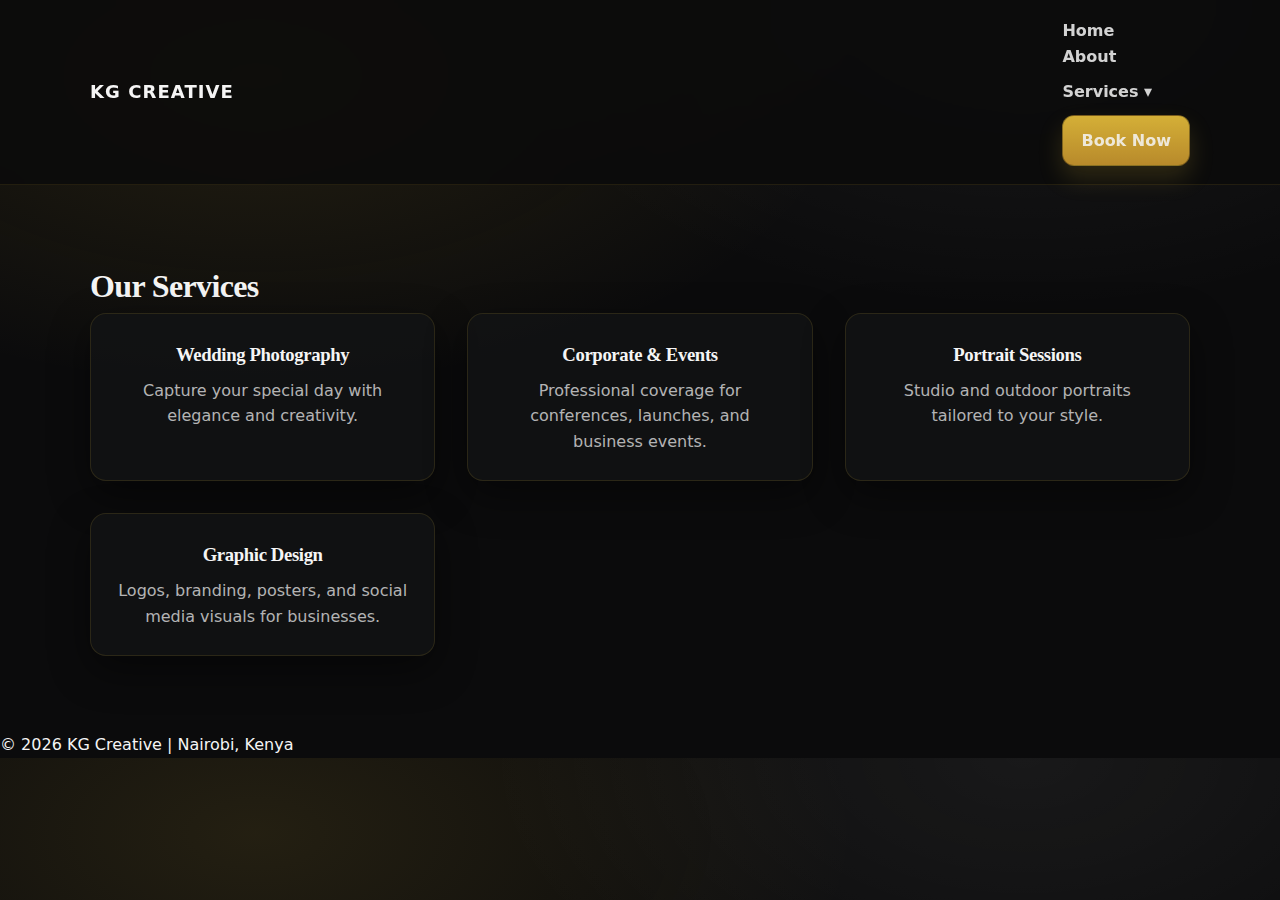
<file: services.html>
<!DOCTYPE html>
<html lang="en">
<head>
    <meta charset="UTF-8">
    <title>Services | KG Creative</title>
    <meta name="viewport" content="width=device-width, initial-scale=1.0">
    <link rel="stylesheet" href="css/style.css">
</head>
<body>
    <header class="navbar">
        <div class="container">
            <div class="logo">KG Creative</div>
            <nav>
                <ul>
                    <li><a href="index.html">Home</a></li>
                    <li><a href="about.html">About</a></li>
                 <li class="dropdown">
                  <li class="dropdown">
                    <a href="services.html">Services ▾</a>
                    <ul class="dropdown-menu">
                        <li><a href="photography.html">Photography</a></li>
                        <li><a href="design.html">Graphic Design</a></li>
                        <li><a href="social.html">Social Media Management</a></li>
                    </ul>
                </li>
                    <li><a href="contact.html" class="btn-primary">Book Now</a></li>
                </ul>
            </nav>
        </div>
    </header>

    <section class="services-page container">
        <h1>Our Services</h1>
        <div class="service-grid">
            <div class="card">
                <h3>Wedding Photography</h3>
                <p>Capture your special day with elegance and creativity.</p>
            </div>
            <div class="card">
                <h3>Corporate & Events</h3>
                <p>Professional coverage for conferences, launches, and business events.</p>
            </div>
            <div class="card">
                <h3>Portrait Sessions</h3>
                <p>Studio and outdoor portraits tailored to your style.</p>
            </div>
            <div class="card">
                <h3>Graphic Design</h3>
                <p>Logos, branding, posters, and social media visuals for businesses.</p>
            </div>
        </div>
    </section>

    <footer>
        <p>© 2026 KG Creative | Nairobi, Kenya</p>
    </footer>
</body>
</html>
</file>
<file: css/style.css>
/* =========================
   KG Creative — Black & Gold Theme
   CLEAN + DEFAULT SCROLLING (no hacks)
========================= */

/* ---------- Theme tokens ---------- */
:root{
  --bg: #0b0b0c;
  --surface: #111214;
  --surface2: #15161a;
  --text: #f5f5f5;
  --muted: rgba(245,245,245,.72);
  --gold: #d4af37;
  --gold2: #b88a2b;
  --border: rgba(212,175,55,.18);
  --border2: rgba(255,255,255,.10);
  --shadow: 0 14px 40px rgba(0,0,0,.45);
  --radius: 16px;

  --ease: cubic-bezier(.2,.8,.2,1);
  --dur: 650ms;

  --font-body: "Manrope", system-ui, -apple-system, Segoe UI, Roboto, Arial, sans-serif;
  --font-head: "Fraunces", serif;
}

/* ---------- Reset ---------- */
*{margin:0;padding:0;box-sizing:border-box;}
img, video{max-width:100%;display:block;}
a{text-decoration:none;color:inherit;}
ul{list-style:none;}

/* ---------- Default page scrolling ---------- */
html{
  scroll-behavior:smooth;
  overflow-x:hidden;
}

body{
  font-family: var(--font-body);
  background:
    radial-gradient(1000px 520px at 20% 10%, rgba(212,175,55,.12), transparent 60%),
    radial-gradient(900px 520px at 80% 0%, rgba(255,255,255,.06), transparent 60%),
    var(--bg);
  color: var(--text);
  line-height: 1.6;
  text-rendering: optimizeLegibility;
  -webkit-font-smoothing: antialiased;
  -moz-osx-font-smoothing: grayscale;
  min-height: auto;
  overflow-x:hidden;
}

/* Scroll lock used by lightbox */
body.modal-open{ overflow: hidden; }

/* Prevent any accidental horizontal overflow from wrappers */
.container, section, header, footer{ max-width:100%; }

h1,h2,h3{
  font-family: var(--font-head);
  letter-spacing: -0.02em;
}

.container{
  width: min(1100px, 92%);
  margin: 0 auto;
}

section{padding: 76px 0;}

.section-title{
  text-align:center;
  font-size: 34px;
  margin-bottom: 34px;
}

.section-title::after{
  content:"";
  display:block;
  width: 76px;
  height: 2px;
  background: linear-gradient(90deg, transparent, var(--gold), transparent);
  margin: 14px auto 0;
  opacity: .9;
}

/* --- Smooth hover transitions globally --- */
a, button, .card, .service-media, img{
  transition:
    transform 220ms var(--ease),
    filter 220ms var(--ease),
    background 220ms var(--ease),
    border-color 220ms var(--ease),
    opacity 220ms var(--ease);
}

/* ---------- Navbar ---------- */
.navbar{
  position: sticky;
  top: 0;
  z-index: 999;
  background: rgba(10,10,11,.86);
  backdrop-filter: blur(10px);
  border-bottom: 1px solid rgba(212,175,55,.12);
}

.navbar .container{
  display:flex;
  justify-content:space-between;
  align-items:center;
  padding: 18px 0;
  gap: 12px;
}

/* Logo */
.logo{
  display:flex;
  align-items:center;
  gap: 10px;
  text-decoration:none;
  color: var(--text);
  font-weight: 800;
  font-size: 18px;
  letter-spacing: .06em;
  text-transform: uppercase;
}

.logo img{
  height: 52px;
  width: auto;
  max-width: 180px;
  object-fit: contain;
  display:block;
}

.navbar nav a{
  font-weight: 600;
  color: rgba(245,245,245,.86);
}
.navbar nav a:hover{ color: var(--gold); }

/* icons spacing */
.nav-link i,
.btn-primary i,
.btn-secondary i{
  margin-right: 8px;
  font-size: 0.95em;
  opacity: 0.92;
}

.nav-link.active{ color: var(--gold); }
.nav-link.active::after{
  content:"";
  display:inline-block;
  width: 10px;
  height: 10px;
  margin-left: 8px;
  border-radius: 999px;
  background: rgba(212,175,55,.35);
}

/* Mobile toggle */
.nav-toggle{
  display: none;
  background: rgba(255,255,255,.05);
  border: 1px solid rgba(212,175,55,.18);
  color: rgba(245,245,245,.92);
  padding: 10px 12px;
  border-radius: 12px;
  cursor: pointer;
}

/* TOP LEVEL NAV LIST */
#site-nav > ul{
  display:flex;
  gap: 22px;
  align-items:center;
}

/* ---------- Dropdown ---------- */
.dropdown{ position: relative; }

.dropdown-menu{
  display: none;
  position: absolute;
  top: 100%;
  left: 0;
  width: 240px;
  padding: 8px 0;
  background: rgba(12, 12, 13, 0.96);
  border: 1px solid rgba(212,175,55,.14);
  border-radius: 12px;
  box-shadow: 0 12px 30px rgba(0,0,0,.45);
}

/* Desktop hover */
.dropdown:hover .dropdown-menu{ display: block; }

.dropdown-menu li a{
  display: block;
  padding: 12px 16px;
  font-size: 14px;
  line-height: 1.2;
  color: rgba(245,245,245,.86);
}
.dropdown-menu li a:hover{
  background: rgba(212,175,55,.10);
  color: var(--gold);
}

.dropdown > a{ display: inline-block; padding: 10px 0; }
.dropdown::after{
  content:"";
  position:absolute;
  left: 0;
  top: 100%;
  width: 100%;
  height: 12px;
}

/* ---------- Buttons ---------- */
.btn-primary{
  display:inline-block;
  background: linear-gradient(180deg, var(--gold), var(--gold2));
  color: #101012;
  padding: 12px 18px;
  border-radius: 12px;
  font-weight: 800;
  border: 1px solid rgba(0,0,0,.35);
  box-shadow: 0 12px 24px rgba(212,175,55,.18);
}
.btn-primary:hover{ filter: brightness(1.03); transform: translateY(-1px); }

.btn-secondary{
  display:inline-block;
  padding: 12px 18px;
  border-radius: 12px;
  border: 1px solid rgba(245,245,245,.22);
  color: rgba(245,245,245,.9);
  background: rgba(255,255,255,.04);
}
.btn-secondary:hover{ background: rgba(255,255,255,.07); transform: translateY(-1px); }

/* ---------- Hero ---------- */
.hero{
  position: relative;
  min-height: 80vh;
  display: flex;
  align-items: center;
  justify-content: center;
  text-align: center;
  padding: 0 20px;
  background: url("../images/cameralens.JPG") center/cover no-repeat;
}

.hero::before{
  content:"";
  position:absolute;
  inset:0;
  background: linear-gradient(to bottom, rgba(0,0,0,0.65), rgba(0,0,0,0.75));
}

.hero-content{
  position: relative;
  z-index: 2;
  max-width: 800px;
}

.hero h1{
  font-size: clamp(34px, 4.6vw, 64px);
  line-height: 1.05;
  margin-bottom: 14px;
}
.hero p{
  font-size: clamp(15px, 1.35vw, 18px);
  max-width: 60ch;
  margin: 0 auto 22px;
}
.hero-buttons{
  display:flex;
  gap: 12px;
  justify-content:center;
  flex-wrap: wrap;
}

/* ---------- Generic Page Hero ---------- */
.page-hero{
  padding: 64px 0;
  text-align:center;
  background: linear-gradient(180deg, rgba(0,0,0,.25), rgba(0,0,0,.65));
  border-bottom: 1px solid rgba(212,175,55,.10);
}
.page-hero h1{
  font-size: clamp(30px, 3.4vw, 48px);
  margin-bottom: 10px;
}
.page-subtitle{
  max-width: 720px;
  margin: 0 auto;
  color: var(--muted);
}

/* ---------- WHY SECTION (existing) ---------- */
.about-preview{
  display:flex;
  gap: 36px;
  align-items: center;
  flex-wrap: wrap;
  padding-top: 84px;
}

/* =========================
   About Page — Layout + Typography (FINAL)
========================= */
.about-top{
  display: grid;
  grid-template-columns: 420px 1fr;
  gap: 34px;
  align-items: start;
  margin-top: 10px;
}

.about-left{
  position: sticky;
  top: 110px;
}

/* Portrait card */
.portrait-card{
  background: rgba(17,18,20,.92);
  border: 1px solid rgba(212,175,55,.14);
  border-radius: var(--radius);
  overflow: hidden;
  box-shadow: var(--shadow);
}

.portrait-lg{
  width: 100%;
  border-radius: 18px;
}

.portrait-lg img{
  width: 100%;
  height: 430px;
  object-fit: cover;
}

.portrait-card figcaption{
  padding: 16px 16px 18px;
  border-top: 1px solid rgba(212,175,55,.10);
  display: grid;
  gap: 2px;
}

.portrait-card .name{
  font-size: 16px;
  font-weight: 900;
  letter-spacing: -0.01em;
}

.portrait-card .role{
  font-size: 14px;
  color: rgba(245,245,245,.70);
}

/* Buttons under portrait */
.profile-actions{
  display: grid;
  gap: 10px;
  margin-top: 14px;
}

.profile-actions .btn-primary,
.profile-actions .btn-secondary{
  width: 100%;
  text-align: center;
}

/* Right side typography */
.about-title{
  font-size: clamp(32px, 3.2vw, 46px);
  line-height: 1.1;
  margin-bottom: 10px;
}

.about-lead{
  font-size: clamp(16px, 1.25vw, 18px);
  color: rgba(245,245,245,.72);
  margin-bottom: 18px;
  max-width: 70ch;
}

/* Story card */
.about-card{
  background: rgba(17,18,20,.92);
  border: 1px solid rgba(212,175,55,.14);
  border-radius: var(--radius);
  box-shadow: var(--shadow);
  padding: 22px;
}

.about-story p{
  font-size: 16.5px;
  line-height: 1.85;
  color: rgba(245,245,245,.86);
}

.about-story p + p{
  margin-top: 14px;
}

/* Pills */
.about-mini{
  display: flex;
  flex-wrap: wrap;
  gap: 10px;
  margin-top: 16px;
}

.pill{
  border: 1px solid rgba(212,175,55,.18);
  background: rgba(255,255,255,.03);
  padding: 9px 12px;
  border-radius: 999px;
  font-size: 13.5px;
  color: var(--muted);
  display: inline-flex;
  align-items: center;
  gap: 8px;
}
.pill i{ color: var(--gold); }

/* Mission/Vision blocks */
.about-block{
  margin-top: 38px;
}

.mv-grid{
  display: grid;
  grid-template-columns: 120px 1fr;
  gap: 18px;
  align-items: start;
}

.mv-icon{
  width: 96px;
  height: 96px;
  border-radius: 24px;
  display: grid;
  place-items: center;
  background: rgba(212,175,55,.08);
  border: 1px solid rgba(212,175,55,.18);
  box-shadow: 0 18px 40px rgba(0,0,0,.35);
}

.mv-icon i{
  font-size: 42px;
  color: var(--gold);
}

.mv-cards{
  margin-top: 14px;
  display: grid;
  grid-template-columns: 1fr 1fr;
  gap: 14px;
}

.mv-card{
  background: rgba(17,18,20,.92);
  border: 1px solid rgba(212,175,55,.14);
  border-radius: var(--radius);
  box-shadow: var(--shadow);
  padding: 18px;
}

.mv-card h3{ margin-bottom: 8px; }

/* Existing About actions (used elsewhere) */
.about-actions{
  display:flex;
  gap: 12px;
  flex-wrap: wrap;
  justify-content: center;
  margin-top: 30px;
}

/* ---------- Services ---------- */
.services{
  background: rgba(255,255,255,.03);
  border-top: 1px solid rgba(212,175,55,.10);
  border-bottom: 1px solid rgba(212,175,55,.10);
  padding: 100px 0;
}

.service-grid{
  display:grid;
  grid-template-columns: repeat(auto-fit, minmax(345px, 1fr));
  gap: 32px;
}

.card{
  width:100%;
  background: rgba(17,18,20,.92);
  border: 1px solid rgba(212,175,55,.14);
  border-radius: var(--radius);
  padding: 26px;
  box-shadow: var(--shadow);
  text-align:center;
}
.card h3{ margin-bottom: 8px; }
.card p{ color: var(--muted); }
.card:hover{ transform: translateY(-6px); border-color: rgba(212,175,55,.30); }

.card-link{ display:block; cursor:pointer; }

.service-card{
  padding: 0;
  overflow: hidden;
  text-align: left;
}

.service-media{
  height: 240px;
  background-size: cover;
  background-position: center;
  position: relative;
  border-bottom: 1px solid rgba(212,175,55,.12);
}
.service-media::before{
  content:"";
  position:absolute;
  inset:0;
  background: rgba(0,0,0,.25);
}
.service-media::after{
  content:"";
  position:absolute;
  inset:0;
  background: radial-gradient(380px 200px at 18% 20%, rgba(212,175,55,.20), transparent 60%);
  opacity: .95;
}

.service-body{ padding: 22px 24px; }
.service-body h3{ font-size: 20px; margin-bottom: 10px; }
.service-body p{ color: var(--muted); margin: 0; font-size: 15px; line-height: 1.7; }

/* center align text inside services boxes */
.service-card .service-body{ text-align: center; }
.service-card .service-body p{
  margin: 0 auto;
  max-width: 44ch;
}

.service-card:hover{ transform: translateY(-6px); border-color: rgba(212,175,55,.35); }
.service-card:hover .service-media{ transform: scale(1.04); }

/* ---------- Portfolio grids ---------- */
.portfolio{ padding: 84px 0; }

.gallery-grid{
  display:grid;
  grid-template-columns: repeat(auto-fit, minmax(220px, 1fr));
  gap: 14px;
  margin-top: 18px;
}

.gallery-grid img{
  width:100%;
  height: 220px;
  object-fit: cover;
  border-radius: var(--radius);
  border: 1px solid rgba(212,175,55,.12);
  box-shadow: var(--shadow);
}
.gallery-grid img:hover{ transform: translateY(-3px); border-color: rgba(212,175,55,.30); }

.center{ text-align:center; margin-top: 22px; }

/* =========================
   Portfolio Page (Masonry + Filters)
========================= */
.portfolio-page{ padding-top: 56px; }

.portfolio-head{
  display: grid;
  gap: 14px;
  margin-bottom: 18px;
}

.portfolio-filters{
  display: flex;
  gap: 10px;
  flex-wrap: wrap;
  justify-content: center;
}

.filter-btn{
  border: 1px solid rgba(212,175,55,.18);
  background: rgba(255,255,255,.04);
  color: rgba(245,245,245,.86);
  padding: 10px 14px;
  border-radius: 999px;
  font-weight: 800;
  cursor: pointer;
}
.filter-btn:hover{
  background: rgba(212,175,55,.08);
  border-color: rgba(212,175,55,.35);
  transform: translateY(-1px);
}
.filter-btn.active{
  background: linear-gradient(180deg, var(--gold), var(--gold2));
  color: #101012;
  border-color: rgba(0,0,0,.30);
}

.masonry-grid{
  margin-top: 18px;
  column-count: 3;
  column-gap: 14px;
}

.masonry-item{
  break-inside: avoid;
  margin: 0 0 14px;
  border-radius: var(--radius);
  overflow: hidden;
  border: 1px solid rgba(212,175,55,.12);
  box-shadow: var(--shadow);
  background: rgba(17,18,20,.92);
}

.masonry-item img{
  width: 100%;
  height: auto;
  display: block;
  cursor: zoom-in;
  transform: translateZ(0);
}

.masonry-item:hover{
  transform: translateY(-3px);
  border-color: rgba(212,175,55,.30);
}

.masonry-item.is-hidden{ display: none; }

@media (max-width: 980px){
  .masonry-grid{ column-count: 2; }
}

@media (max-width: 640px){
  .masonry-grid{ column-count: 1; }
}

/* ---------- Booking / Contact forms ---------- */
.contact-page{ padding-top: 56px; }
.contact-page p{ color: var(--muted); }

.contact-page form{
  margin-top: 18px;
  max-width: 900px;
  display:grid;
  grid-template-columns: 1fr 1fr;
  gap: 14px;
}

.contact-page label{
  font-weight: 700;
  display:block;
  margin-bottom: 6px;
  color: rgba(245,245,245,.86);
}

.contact-page input,
.contact-page select,
.contact-page textarea{
  width:100%;
  padding: 12px 12px;
  border-radius: 12px;
  border: 1px solid rgba(212,175,55,.18);
  background: rgba(17,18,20,.80);
  color: var(--text);
  outline:none;
}

.contact-page textarea{
  min-height: 150px;
  grid-column: 1 / -1;
  resize: vertical;
}

.contact-page .full{ grid-column: 1 / -1; }

.contact-page button{
  grid-column: 1 / -1;
  border: 0;
  cursor: pointer;
}

/* ---------- Reveal animations ---------- */
.reveal{
  opacity: 0;
  transform: translateY(14px);
  transition: opacity var(--dur) var(--ease), transform var(--dur) var(--ease);
  will-change: opacity, transform;
}

/* ✅ If JS fails, do not hide content */
html:not(.js) .reveal{
  opacity: 1 !important;
  transform: none !important;
}

.reveal.in{ opacity: 1; transform: translateY(0); }

/* ---------- Featured Slider + Lightbox ---------- */
.featured-one{
  position: relative;
  margin-top: 18px;
  border-radius: var(--radius);
  overflow: hidden;
  border: 1px solid rgba(212,175,55,.14);
  box-shadow: var(--shadow);
  background: rgba(17,18,20,.92);
}

.featured-viewport{
  display:flex;
  overflow-x:auto;
  overflow-y:hidden;
  scroll-snap-type: x mandatory;
  scroll-behavior:smooth;
  -webkit-overflow-scrolling: touch;
}

.featured-viewport::-webkit-scrollbar{ height: 0; }
.featured-viewport{ scrollbar-width: none; }

.featured-slide{ flex: 0 0 100%; scroll-snap-align: start; margin: 0; }
.featured-slide img{
  width: 100%;
  height: min(70vh, 720px);
  object-fit: cover;
  background: #0b0b0c;
}

.featured-nav{
  position:absolute;
  top: 50%;
  transform: translateY(-50%);
  z-index: 3;
  width: 48px;
  height: 48px;
  border-radius: 999px;
  cursor: pointer;
  background: rgba(12,12,13,.65);
  border: 1px solid rgba(212,175,55,.22);
  color: rgba(245,245,245,.92);
  display:grid;
  place-items:center;
  box-shadow: 0 18px 40px rgba(0,0,0,.45);
}
.featured-nav:hover{
  border-color: rgba(212,175,55,.38);
  transform: translateY(-50%) scale(1.03);
}
.featured-nav.prev{ left: 14px; }
.featured-nav.next{ right: 14px; }

.featured-dots{
  display:flex;
  justify-content:center;
  gap: 8px;
  margin: 12px 0 18px;
}
.featured-dots button{
  width: 9px;
  height: 9px;
  border-radius: 999px;
  border: 0;
  cursor: pointer;
  background: rgba(245,245,245,.25);
}
.featured-dots button.active{ background: rgba(212,175,55,.65); }

.lightbox{
  position: fixed;
  inset: 0;
  z-index: 99999;
  display: none;
  background: rgba(0,0,0,.86);
  backdrop-filter: blur(6px);
  padding: 40px 20px;
  overflow: hidden;
}
.lightbox.open{ display: grid; place-items: center; }

.lightbox-figure{
  max-width: 95vw;
  max-height: 90vh;
  display: flex;
  align-items: center;
  justify-content: center;
  margin: 0 auto;
}

.lightbox-figure img{
  max-width: 100%;
  max-height: 85vh;
  width: auto;
  height: auto;
  object-fit: contain;
  border-radius: 12px;
}

.lightbox-close{
  position: fixed;
  top: 16px;
  right: 16px;
  width: 48px;
  height: 48px;
  border-radius: 999px;
  border: 1px solid rgba(212,175,55,.22);
  background: rgba(12,12,13,.65);
  color: rgba(245,245,245,.92);
  display:grid;
  place-items:center;
  cursor:pointer;
}

.lightbox-nav{
  position: fixed;
  top: 50%;
  transform: translateY(-50%);
  width: 54px;
  height: 54px;
  border-radius: 999px;
  border: 1px solid rgba(212,175,55,.22);
  background: rgba(12,12,13,.65);
  color: rgba(245,245,245,.92);
  display:grid;
  place-items:center;
  cursor:pointer;
}
.lightbox-nav.prev{ left: 16px; }
.lightbox-nav.next{ right: 16px; }

.lightbox-close:hover{ transform: scale(1.03); border-color: rgba(212,175,55,.40); }
.lightbox-nav:hover{
  border-color: rgba(212,175,55,.40);
  transform: translateY(-50%) scale(1.03);
}

/* ---------- Footer ---------- */
.site-footer{
  position: relative;
  margin-top: 80px;
  background: linear-gradient(180deg, rgba(17,18,20,.92), rgba(0,0,0,.95));
  border-top: 1px solid rgba(212,175,55,.14);
  overflow: hidden;
}

.site-footer::before{
  content:"";
  position:absolute;
  inset: -200px -200px auto -200px;
  height: 360px;
  background: radial-gradient(closest-side, rgba(212,175,55,.12), transparent 70%);
  pointer-events:none;
}

.footer-grid{
  display:grid;
  grid-template-columns: 1.3fr 1fr 1fr 1.2fr;
  gap: 34px;
  padding: 56px 0 36px;
  position: relative;
}

.footer-brand{
  font-family: var(--font-head);
  font-size: 22px;
  letter-spacing: -0.02em;
  margin-bottom: 10px;
}

.footer-muted{ color: rgba(245,245,245,.72); max-width: 48ch; margin-bottom: 16px; }
.footer-title{ font-weight: 800; color: rgba(245,245,245,.92); margin-bottom: 12px; }

.footer-badges{
  display:flex;
  flex-wrap: wrap;
  gap: 10px;
  margin-top: 14px;
}
.footer-badge{
  border: 1px solid rgba(212,175,55,.18);
  background: rgba(255,255,255,.03);
  padding: 8px 12px;
  border-radius: 999px;
  font-size: 13px;
  color: var(--muted);
}

.footer-links{ display:grid; gap: 10px; }
.footer-links a{ color: rgba(245,245,245,.74); }
.footer-links a:hover{ color: var(--gold); transform: translateX(2px); }

.footer-social{
  display:flex;
  gap: 10px;
  flex-wrap: wrap;
}

.social-link{
  width: 44px;
  height: 44px;
  border-radius: 999px;
  display:grid;
  place-items:center;
  background: rgba(255,255,255,.04);
  border: 1px solid rgba(212,175,55,.14);
  color: rgba(245,245,245,.90);
  box-shadow: 0 14px 30px rgba(0,0,0,.35);
}

.social-link:hover{
  color: #101012;
  background: linear-gradient(180deg, var(--gold), var(--gold2));
  border-color: rgba(0,0,0,.25);
  transform: translateY(-2px);
}

.footer-contact{
  display:grid;
  gap: 12px;
  color: rgba(245,245,245,.74);
}

.footer-contact li{
  display:grid;
  grid-template-columns: 18px 1fr;
  gap: 10px;
  align-items: start;
}

.footer-contact i{ color: rgba(212,175,55,.85); margin-top: 2px; }
.footer-contact a{ color: rgba(245,245,245,.80); }
.footer-contact a:hover{ color: var(--gold); }

.footer-cta{
  margin-top: 16px;
  display:inline-flex;
  align-items:center;
  gap: 10px;
  padding: 12px 14px;
  border-radius: 12px;
  background: rgba(255,255,255,.05);
  border: 1px solid rgba(212,175,55,.18);
  color: rgba(245,245,245,.92);
  font-weight: 800;
}
.footer-cta:hover{
  background: rgba(212,175,55,.10);
  border-color: rgba(212,175,55,.30);
  transform: translateY(-1px);
}

.footer-bottom{
  border-top: 1px solid rgba(255,255,255,.08);
  padding: 14px 0;
}
.footer-bottom-inner{
  display:flex;
  align-items:center;
  justify-content:space-between;
  gap: 16px;
  color: rgba(245,245,245,.62);
  font-size: 14px;
}

.to-top{
  color: rgba(245,245,245,.72);
  display:inline-flex;
  align-items:center;
  gap: 8px;
}
.to-top:hover{ color: var(--gold); transform: translateY(-1px); }

/* ---------- Floating Social Stack ---------- */
.social-float{
  position: fixed;
  right: 18px;
  bottom: 18px;
  z-index: 9999;
  display: grid;
  gap: 10px;
  max-width: 100%;
}

.social-btn{
  width: 56px;
  height: 56px;
  border-radius: 999px;
  display:grid;
  place-items:center;
  background: rgba(12,12,13,.78);
  border: 1px solid rgba(212,175,55,.18);
  color: rgba(245,245,245,.92);
  box-shadow: 0 18px 40px rgba(0,0,0,.45);
  backdrop-filter: blur(10px);
}
.social-btn i{ font-size: 22px; }
.social-btn:hover{
  transform: translateY(-2px);
  border-color: rgba(212,175,55,.35);
  filter: brightness(1.02);
}

/* ---------- Testimonials ---------- */
.testimonials{
  background: rgba(255,255,255,.02);
  border-top: 1px solid rgba(212,175,55,.10);
  border-bottom: 1px solid rgba(212,175,55,.10);
}
.muted{ color: var(--muted); }

.home-reviews{
  padding-top: 70px;
  padding-bottom: 90px;
}

.testimonials-head{
  display:flex;
  gap: 18px;
  align-items:flex-start;
  justify-content: space-between;
  flex-wrap: wrap;
  margin-bottom: 22px;
}

/* =========================
   Portfolio sections (NEW)
========================= */
.portfolio-section{ padding: 84px 0; }

.section-subtitle{
  text-align: center;
  max-width: 70ch;
  margin: -12px auto 26px;
  color: var(--muted);
  font-size: 16px;
  line-height: 1.7;
}

.media-grid{
  display: grid;
  grid-template-columns: repeat(auto-fit, minmax(320px, 1fr));
  gap: 18px;
  margin-top: 18px;
}

.media-item{
  display: block;
  border-radius: var(--radius);
  overflow: hidden;
  border: 1px solid rgba(212,175,55,.14);
  box-shadow: var(--shadow);
  background: rgba(17,18,20,.92);
}

.media-item img{
  width: 100%;
  height: clamp(260px, 26vw, 420px);
  object-fit: cover;
  display: block;
  transform: scale(1.001);
}

.media-item:hover{
  transform: translateY(-4px);
  border-color: rgba(212,175,55,.32);
}
.media-item:hover img{ transform: scale(1.03); }

.placeholder-grid{
  display: grid;
  grid-template-columns: repeat(auto-fit, minmax(240px, 1fr));
  gap: 16px;
  margin-top: 18px;
}

.placeholder-card{
  background: rgba(17,18,20,.92);
  border: 1px solid rgba(212,175,55,.14);
  border-radius: var(--radius);
  padding: 20px;
  box-shadow: var(--shadow);
  text-align: center;
}

.placeholder-card i{
  color: var(--gold);
  font-size: 22px;
  margin-bottom: 10px;
}
.placeholder-card h3{ margin-bottom: 6px; }
.placeholder-card p{ color: var(--muted); }

@media (max-width: 520px){
  .media-grid{ grid-template-columns: 1fr; }
  .media-item img{ height: 320px; }
}

/* ---------- Responsive ---------- */
@media (max-width: 980px){
  .footer-grid{ grid-template-columns: 1fr 1fr; }
  .masonry-grid{ column-count: 2; }
}

@media (max-width: 900px){
  .nav-toggle{
    display:inline-flex;
    align-items:center;
    justify-content:center;
  }

  #site-nav{
    position: absolute;
    top: 64px;
    right: 4%;
    width: min(340px, 92vw);
    background: rgba(12,12,13,.96);
    border: 1px solid rgba(212,175,55,.16);
    border-radius: 14px;
    box-shadow: 0 18px 60px rgba(0,0,0,.55);
    padding: 10px;
    display: none;
  }

  #site-nav.open{ display:block; }

  #site-nav > ul{
    flex-direction: column;
    align-items: stretch;
    gap: 8px;
  }

  .navbar nav a{
    display:flex;
    align-items:center;
    justify-content:flex-start;
    padding: 12px 12px;
    border-radius: 12px;
    background: rgba(255,255,255,.03);
    border: 1px solid rgba(255,255,255,.06);
  }

  .navbar nav a:hover{ background: rgba(212,175,55,.08); }

  .dropdown-menu{
    position: static;
    width: 100%;
    margin-top: 6px;
    border-radius: 12px;
    display: none;
  }

  .dropdown.open .dropdown-menu{ display: block; }

  /* About responsive */
  .mv-grid{ grid-template-columns: 1fr; }
  .mv-icon{ width: 84px; height: 84px; border-radius: 22px; }
  .mv-icon i{ font-size: 38px; }

  .mv-cards{ grid-template-columns: 1fr; }

  .about-top{ grid-template-columns: 1fr; }
  .about-left{ position: static; }
  .portrait-lg img{ height: 420px; }
}

@media (max-width: 760px){
  section{ padding: 54px 0; }
  .about-preview{ flex-direction: column; }
  .featured-nav{ display:none; }
}

@media (max-width: 640px){
  .footer-grid{ grid-template-columns: 1fr; padding: 44px 0 28px; }
  .footer-bottom-inner{ flex-direction: column; text-align: center; }
  .masonry-grid{ column-count: 1; }
}

@media (max-width: 520px){
  .social-float{ right: 14px; bottom: 14px; }
  .social-btn{ width: 52px; height: 52px; }
  .social-btn i{ font-size: 20px; }
}

@media (prefers-reduced-motion: reduce){
  html{ scroll-behavior: auto; }
  .reveal{ opacity: 1; transform: none; }
  a, button, .card, .service-media, img{ transition: none !important; }
}

/* =========================
   Page Loader (Single clean version)
========================= */
.page-loader{
  position: fixed;
  inset: 0;
  z-index: 999999;
  display: grid;
  place-items: center;
  background:
    radial-gradient(900px 520px at 20% 10%, rgba(212,175,55,.10), transparent 60%),
    radial-gradient(900px 520px at 80% 0%, rgba(255,255,255,.06), transparent 60%),
    var(--bg);
  transition: opacity 260ms var(--ease), visibility 260ms var(--ease);
}

.page-loader.hidden{
  opacity: 0;
  visibility: hidden;
  pointer-events: none;
}

.loader-inner{
  display: grid;
  justify-items: center;
  gap: 14px;
  padding: 18px 22px;
  border-radius: 18px;
  border: 1px solid rgba(212,175,55,.14);
  background: rgba(17,18,20,.55);
  backdrop-filter: blur(10px);
  box-shadow: 0 20px 60px rgba(0,0,0,.55);
}

.loader-logo{
  width: 96px;
  height: 96px;
  object-fit: contain;
  border-radius: 16px;
  border: 1px solid rgba(212,175,55,.18);
  box-shadow:
    0 18px 45px rgba(0,0,0,.55),
    0 0 0 0 rgba(212,175,55,.35);
  animation: logoPulse 1.25s ease-in-out infinite;
}

@keyframes logoPulse{
  0%, 100%{
    transform: translateY(0) scale(1);
    box-shadow:
      0 18px 45px rgba(0,0,0,.55),
      0 0 0 0 rgba(212,175,55,.35);
  }
  50%{
    transform: translateY(-2px) scale(1.02);
    box-shadow:
      0 20px 60px rgba(0,0,0,.60),
      0 0 0 14px rgba(212,175,55,.10);
  }
}

.loader-dots{
  display: flex;
  gap: 8px;
  align-items: center;
}

.loader-dots span{
  width: 8px;
  height: 8px;
  border-radius: 999px;
  background: rgba(212,175,55,.65);
  opacity: .35;
  animation: dotBounce 850ms ease-in-out infinite;
}

.loader-dots span:nth-child(2){ animation-delay: 120ms; }
.loader-dots span:nth-child(3){ animation-delay: 240ms; }

@keyframes dotBounce{
  0%, 100%{ transform: translateY(0); opacity: .35; }
  50%{ transform: translateY(-5px); opacity: .85; }
}

/* --- WHY SECTION (guard styles) --- */
.why-section .why-grid{
  width: min(980px, 100%);
  margin: 52px auto 0;
  display: grid;
  grid-template-columns: repeat(2, 1fr);
  gap: 18px;
}

.why-section .why-card{
  background: rgba(17,18,20,.92);
  padding: 24px;
  border-radius: 16px;
  border: 1px solid rgba(212,175,55,.14);
  box-shadow: var(--shadow);
  text-align: left;
}

@media (max-width: 760px){
  .why-section .why-grid{ grid-template-columns: 1fr; }
}

/* =========================
   WHY CLIENTS SECTION — polish
   Paste at very bottom of style.css
========================= */

.why-section{
  padding: 92px 0;
  position: relative;
}

.why-section .container{
  display: grid;
  gap: 34px;
}

/* Head area: title + copy + CTA */
.why-section .about-text{
  max-width: 760px;
  margin: 0 auto;
  text-align: center;
}

.why-section .about-text h2{
  font-size: clamp(30px, 3.2vw, 44px);
  line-height: 1.1;
  margin-bottom: 12px;
}

.why-section .about-text p{
  font-size: clamp(15.5px, 1.25vw, 18px);
  line-height: 1.75;
  color: var(--muted);
  margin: 0 auto;
}

/* CTA sits tighter + looks deliberate */
.why-section .about-actions{
  margin-top: 18px;
  justify-content: center;
}

/* Grid layout */
.why-section .why-grid{
  width: min(980px, 100%);
  margin: 10px auto 0;
  display: grid;
  grid-template-columns: repeat(2, minmax(0, 1fr));
  gap: 18px;
}

/* Card styling */
.why-section .why-card{
  position: relative;
  display: grid;
  gap: 10px;
  padding: 22px 22px 24px;
  border-radius: 18px;
  border: 1px solid rgba(212,175,55,.16);
  background:
    radial-gradient(600px 220px at 18% 20%, rgba(212,175,55,.10), transparent 55%),
    rgba(17,18,20,.92);
  box-shadow: 0 18px 55px rgba(0,0,0,.45);
  min-height: 150px; /* keeps heights consistent */
}

/* subtle “premium” edge highlight */
.why-section .why-card::before{
  content:"";
  position:absolute;
  inset: 0;
  border-radius: 18px;
  padding: 1px;
  background: linear-gradient(135deg, rgba(212,175,55,.22), rgba(255,255,255,.06), rgba(212,175,55,.10));
  -webkit-mask: linear-gradient(#000 0 0) content-box, linear-gradient(#000 0 0);
  -webkit-mask-composite: xor;
  mask-composite: exclude;
  pointer-events: none;
  opacity: .75;
}

/* Icon becomes a badge (fixes the “floating small icon” look) */
.why-section .why-card i{
  width: 42px;
  height: 42px;
  border-radius: 14px;
  display: grid;
  place-items: center;
  background: rgba(212,175,55,.10);
  border: 1px solid rgba(212,175,55,.20);
  color: var(--gold);
  font-size: 18px;
}

/* Stronger hierarchy */
.why-section .why-card h4{
  font-size: 18px;
  letter-spacing: -0.01em;
  margin: 0;
}

.why-section .why-card p{
  margin: 0;
  color: rgba(245,245,245,.76);
  line-height: 1.7;
  max-width: 48ch;
}

/* Hover feels premium */
.why-section .why-card:hover{
  transform: translateY(-6px);
  border-color: rgba(212,175,55,.35);
  box-shadow: 0 26px 70px rgba(0,0,0,.55);
}

/* Better responsive */
@media (max-width: 760px){
  .why-section{
    padding: 70px 0;
  }
  .why-section .why-grid{
    grid-template-columns: 1fr;
    gap: 14px;
  }
  .why-section .why-card{
    min-height: auto;
  }
}

/* =========================
   WHY SECTION — Gold underline accent
========================= */

.why-section .about-text h2{
  position: relative;
  display: inline-block;
}

.why-section .about-text h2::after{
  content: "";
  display: block;
  width: 80px;
  height: 2px;
  margin: 14px auto 0;
  background: linear-gradient(90deg, transparent, var(--gold), transparent);
  opacity: .95;
  transition: width .6s ease;
}

/* Optional subtle animation on reveal */
.why-section.reveal.in .about-text h2::after{
  width: 120px;
}

/* =========================
   SECTION GOLD FRAME LINES (Reusable)
   Applies to Why, Services, Featured
========================= */

/* Make sure sections are positioned properly */
.why-section,
.services-section,
.featured-section{
  position: relative;
  overflow: hidden;
}

/* Shared vertical glow lines */
.why-section::before,
.why-section::after,
.services-section::before,
.services-section::after,
.featured-section::before,
.featured-section::after{
  content: "";
  position: absolute;
  top: 70px;
  bottom: 70px;
  width: 2px;
  background: linear-gradient(
    to bottom,
    transparent,
    var(--gold),
    transparent
  );
  box-shadow: 0 0 20px rgba(212,175,55,.6);
  opacity: .85;
  pointer-events: none;
}

/* Left line */
.why-section::before,
.services-section::before,
.featured-section::before{
  left: 40px;
}

/* Right line */
.why-section::after,
.services-section::after,
.featured-section::after{
  right: 40px;
}

/* Responsive tweak */
@media (max-width: 900px){
  .why-section::before,
  .why-section::after,
  .services-section::before,
  .services-section::after,
  .featured-section::before,
  .featured-section::after{
    left: 16px;
    right: 16px;
  }
}
</file>
